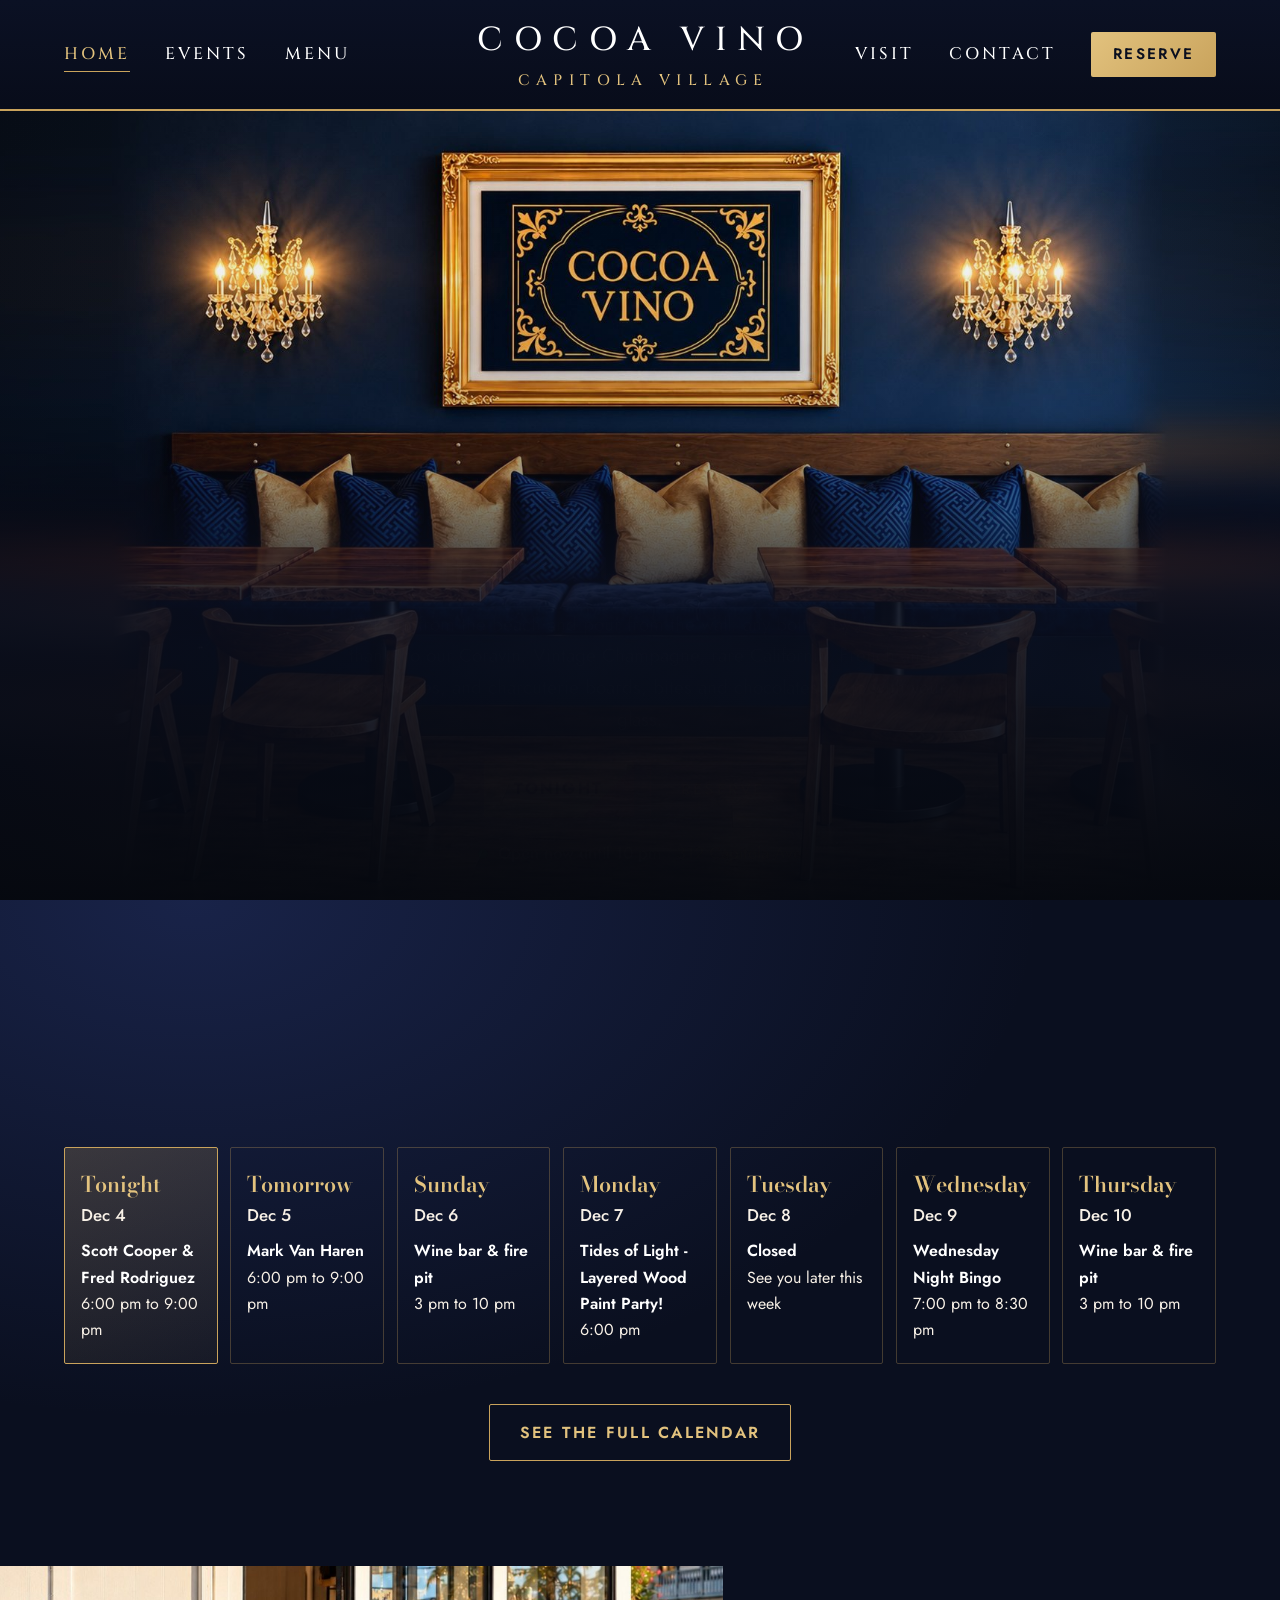
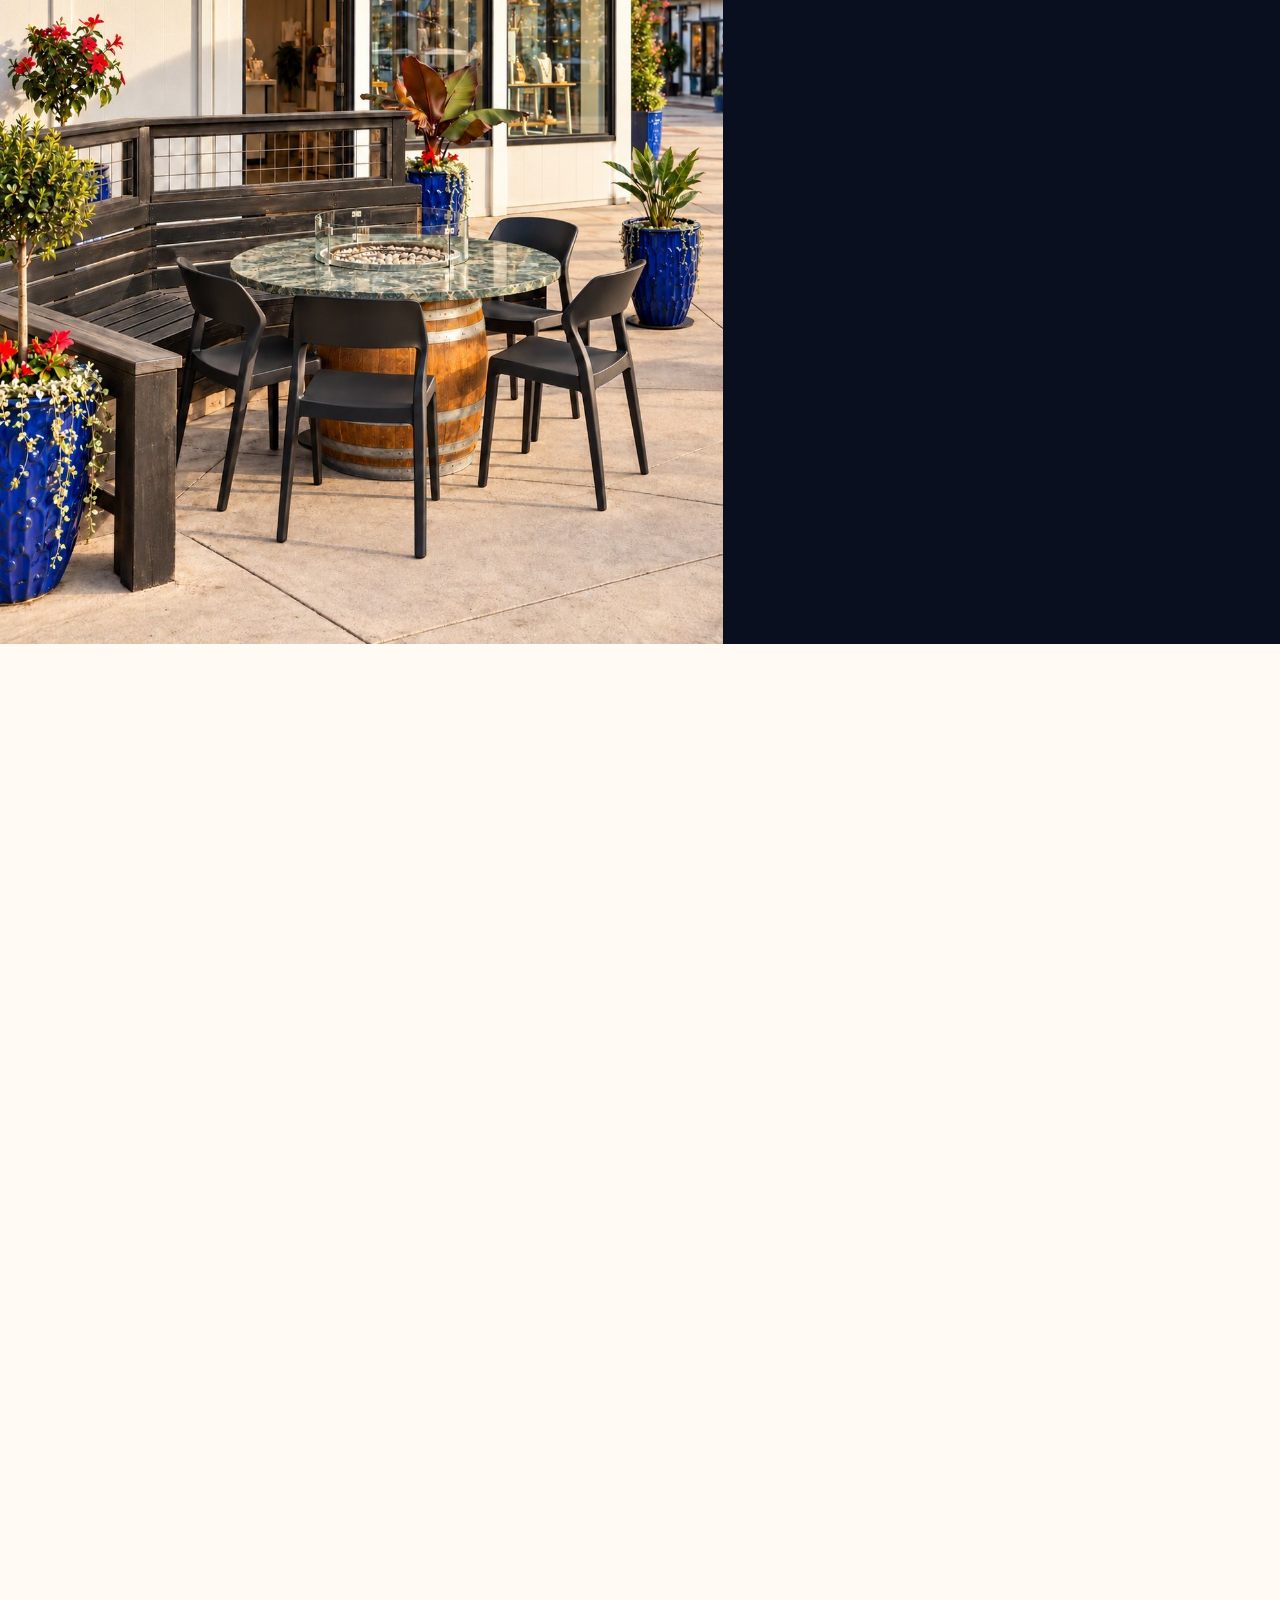
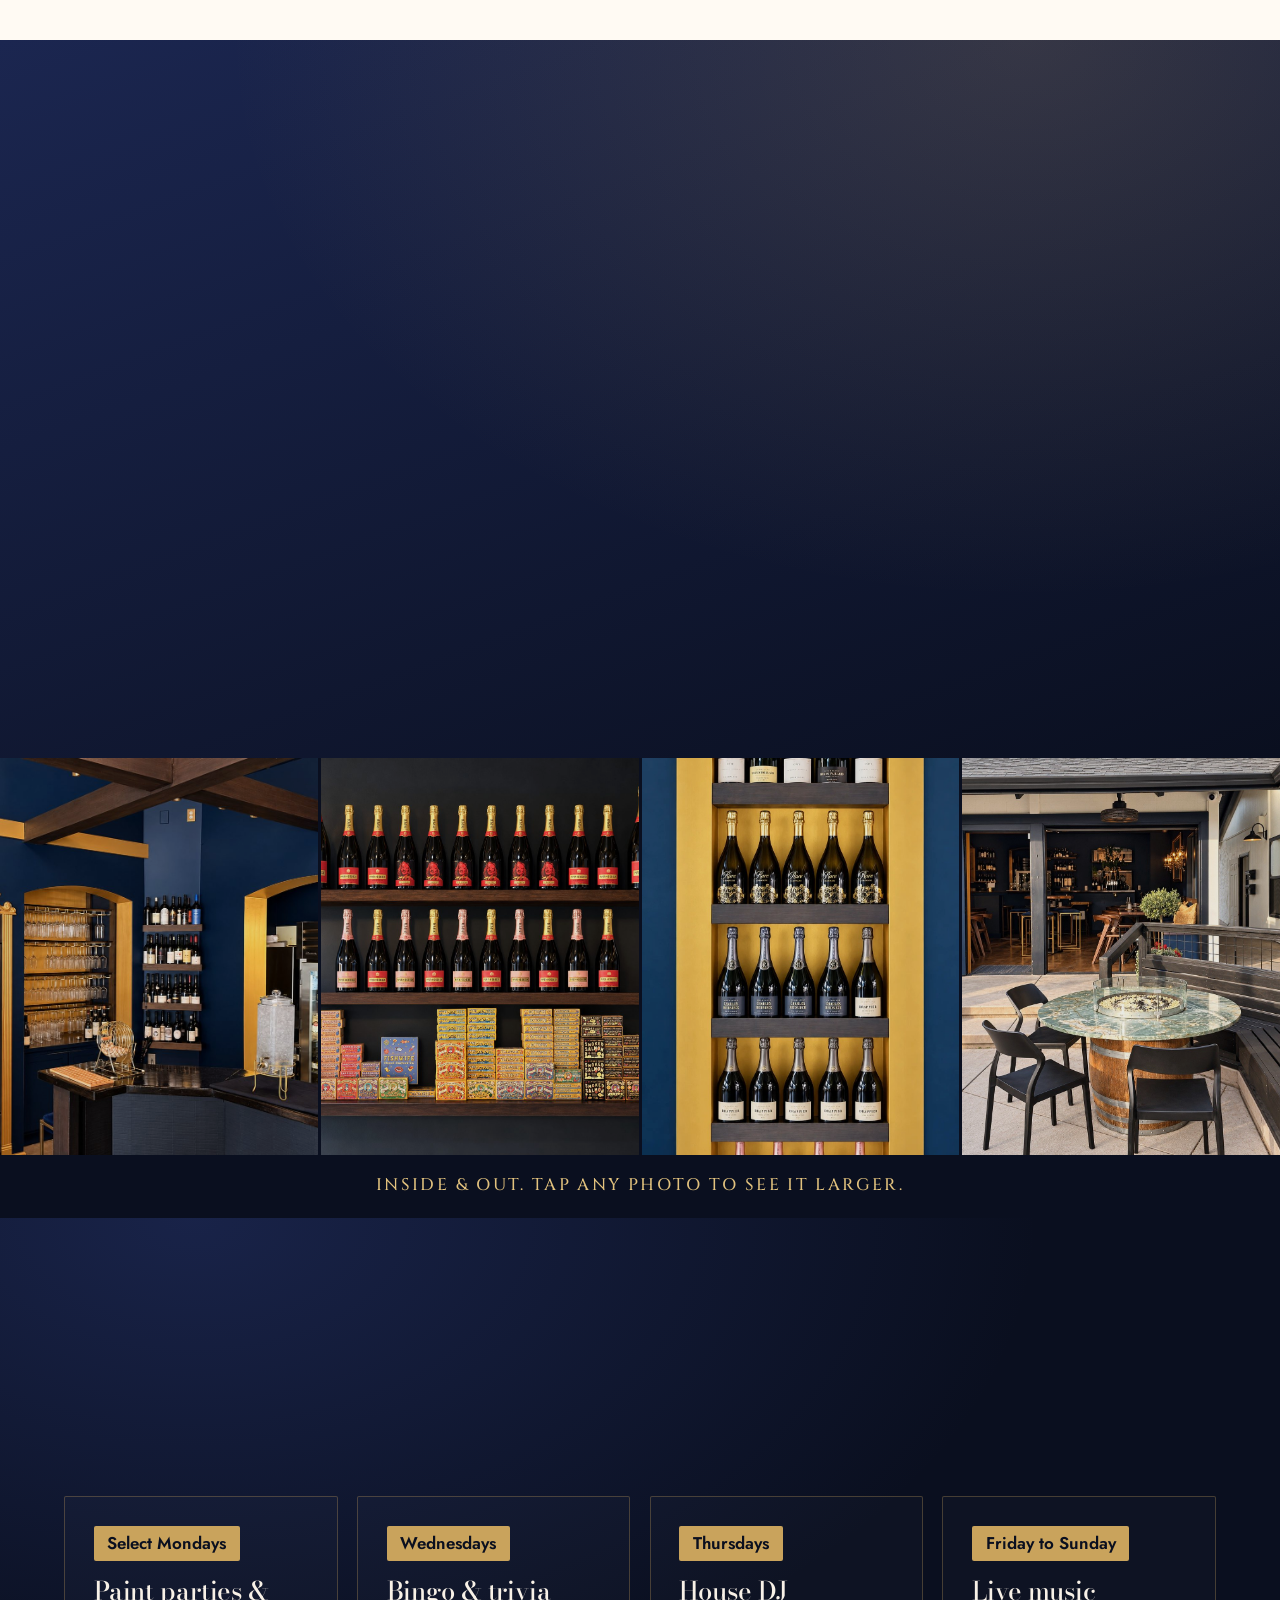
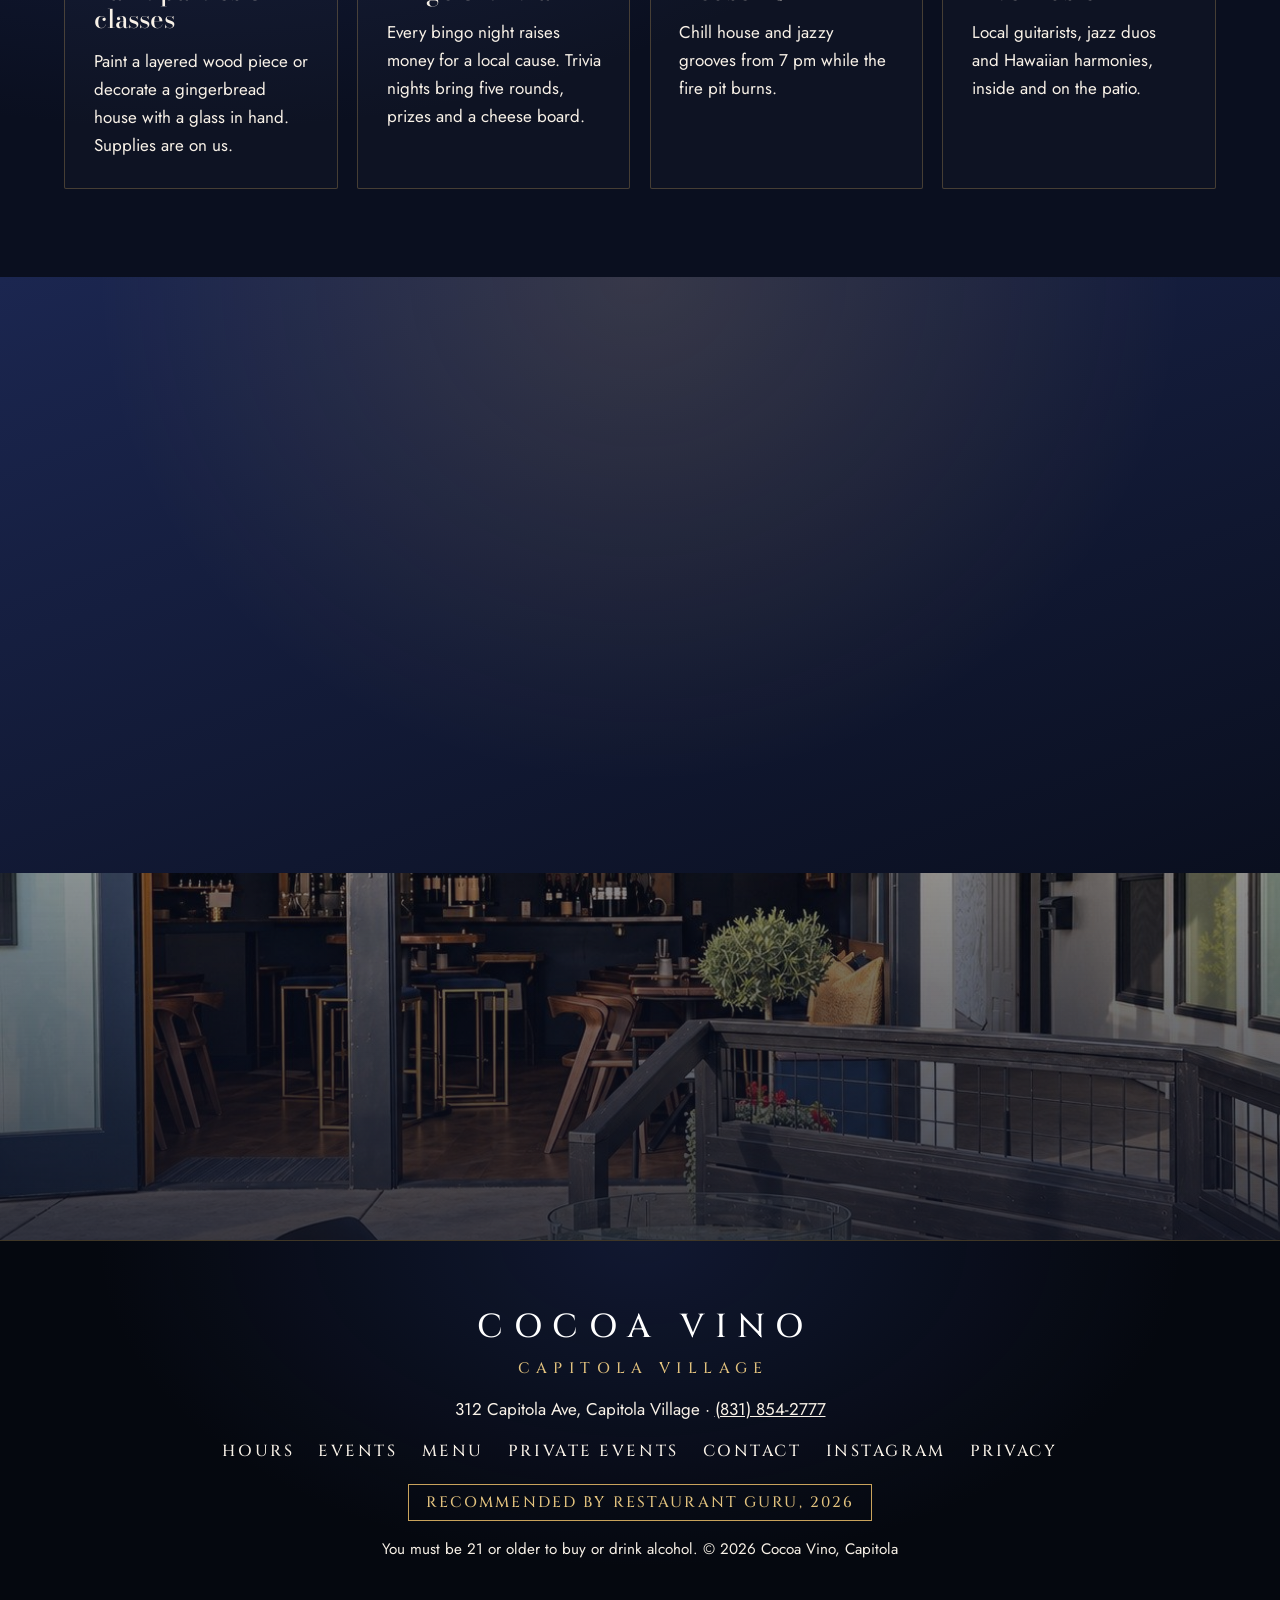
<file: index.html>
<!doctype html>
<html lang="en">
<head>
  <meta charset="utf-8">
  <meta name="viewport" content="width=device-width, initial-scale=1">
  <meta http-equiv="Content-Security-Policy" content="default-src 'self'; script-src 'self'; style-src 'self'; font-src 'self'; img-src 'self' data:; frame-src https://www.google.com; connect-src 'self' https:; form-action 'self' https:; base-uri 'self'; object-src 'none'">
  <!-- PREVIEW: keep out of search engines until launch on cocoavinocapitola.com (see README) -->
  <meta name="robots" content="noindex, nofollow, noarchive">
  <meta name="referrer" content="strict-origin-when-cross-origin">
  <meta name="theme-color" content="#0a0f1f">
  <title>Cocoa Vino | Wine Bar, Fire Pit Patio & Live Music in Capitola Village</title>
  <meta name="description" content="Wine bar and wine shop where any bottle on the wall can be poured by the glass. Wine bar in the afternoon, fire pit at sunset, music at seven. Open Wednesday to Sunday: live music Friday to Sunday, DJ Thursdays, bingo and trivia Wednesdays. 312 Capitola Ave.">
  <meta property="og:title" content="Cocoa Vino | Wine Bar, Fire Pit Patio & Live Music in Capitola Village">
  <meta property="og:description" content="Wine bar in the afternoon, fire pit at sunset, music at seven. Open Wednesday to Sunday: live music Friday to Sunday, DJ Thursdays, bingo and trivia Wednesdays. 312 Capitola Ave.">
  <meta property="og:image" content="https://kendahansen.github.io/cocoa-vino/images/share.jpg">
  <meta property="og:image:width" content="1200">
  <meta property="og:image:height" content="630">
  <meta property="og:image:alt" content="The gilded Cocoa Vino sign above a navy velvet banquette with blue and gold pillows">
  <meta name="twitter:image" content="https://kendahansen.github.io/cocoa-vino/images/share.jpg">
  <meta property="og:type" content="website">
  <meta name="twitter:card" content="summary_large_image">
  <link rel="icon" href="images/monogram.svg" type="image/svg+xml">
  <link rel="preload" href="fonts/BodoniModa.woff2" as="font" type="font/woff2" crossorigin>
  <link rel="stylesheet" href="fonts/fonts.css">
  <link rel="stylesheet" href="styles.css?v=20261031a">
</head>
<body data-page="home">
<a class="skip-link" href="#main">Skip to content</a>

<header class="nav" id="top">
  <nav class="nav-group nav-left" aria-label="Main">
    <a href="index.html" aria-current="page">Home</a>
    <a href="events.html">Events</a>
    <a href="menu.html">Menu</a>
  </nav>
  <a class="brand" href="index.html" aria-label="Cocoa Vino, home">
    <span class="brand-name">Cocoa Vino</span>
    <span class="brand-sub">Capitola Village</span>
  </a>
  <nav class="nav-group nav-right" aria-label="Visit and reserve">
    <a href="visit.html">Visit</a>
    <a href="contact.html">Contact</a>
    <a class="btn btn-small nav-reserve" data-reserve href="visit.html#reserve">Reserve</a>
  </nav>
  <button class="nav-toggle" aria-label="Open menu" aria-expanded="false"><span></span><span></span><span></span></button>
</header>

<main id="main">
<section class="hero">
  <div class="hero-inner reveal">
    <h1>Wine bar in the afternoon. Fire pit at sunset. Music at seven.</h1>
    <p class="lede">Walk up from the beach and pour from the wall: any bottle, by the glass, thanks to our Coravin. Vintage Champagne, rare California, French and Tuscan wines, and charcuterie boards, bites and chocolates to go with your glass.</p>
    <div class="hero-cta">
      <a class="btn" href="#this-week">Tonight</a>
      <a class="btn btn-ghost" data-reserve href="visit.html#reserve">Reserve</a>
    </div>
    <p class="hero-info"><span id="open-status" aria-live="polite"></span> · <a href="visit.html#hours">312 Capitola Ave</a></p>
  </div>
</section>

<section id="this-week" class="section section-dark week-section">
  <div class="section-head reveal">
    <h2>This week</h2>
    <p>Here's what's on over the next seven days.</p>
  </div>
  <div class="week" id="week"></div>
  <p class="center"><a class="btn btn-ghost" href="events.html">See the full calendar</a></p>
</section>

<section id="patio" class="patio">
  <img class="patio-img" src="images/patio-golden.jpg" alt="The wine-barrel fire table on the patio at golden hour, with cobalt planters and red flowers" loading="lazy">
  <div class="patio-text reveal">
    <h2>The Patio</h2>
    <p>Grab a seat at the fire pit when the sun starts to drop. The beach is just down the street, and the doors open right into the bar.</p>
    <a class="btn" href="private-events.html">Book the patio for a party</a>
  </div>
</section>

<section id="wine" class="section">
  <div class="wine-top reveal">
    <div class="wine-head">
      <h2>Wine, Charcuterie Boards, Bites & Chocolates</h2>
      <p class="wine-intro">Rare bottles poured by the glass, charcuterie boards for the table and chocolates to finish. Stay for a glass or take a bottle home.</p>
      <a class="btn btn-ghost-dark" href="menu.html">See the menu</a>
    </div>
    <div class="about-photo"><img src="images/rare.jpg" alt="Five bottles of Rare Champagne on a gold-lit shelf" loading="lazy"></div>
  </div>
  <ul class="wine-grid reveal" id="wine-lines"></ul>
</section>

<section id="coravin" class="coravin">
  <div class="coravin-inner reveal">
    <div class="about-photo"><img src="images/winewall.jpg" alt="The golden-lit wine wall, where any bottle can be poured by the glass" loading="lazy"></div>
    <div>
      <p class="coravin-kicker">The Coravin pour</p>
      <h2>Any bottle on the wall, by the glass</h2>
      <p>Most bars pour a short list by the glass and sell everything else by the bottle. We pour the whole wall. Our Coravin draws wine through the cork without opening the bottle, so you can try that Kosta Browne, Caymus or Rare Champagne one glass at a time.</p>
      <p>Love it? Take the bottle home from our wine shop.</p>
      <a class="btn" href="menu.html#glass">See what's pouring</a>
    </div>
  </div>
</section>

<section class="space" id="space" aria-label="Inside and out">
  <div class="space-grid">
    <button type="button" data-full="images/bar.jpg"><img src="images/bar.jpg" alt="The bar with gold arches, glassware and a gilded wine fridge" loading="lazy"></button>
    <button type="button" data-full="images/champagne-pantry.jpg"><img src="images/champagne-pantry.jpg" alt="Shelves of Piper-Heidsieck Champagne above tins of sardines, octopus and smoked salmon" loading="lazy"></button>
    <button type="button" data-full="images/champagne-wall.jpg"><img src="images/champagne-wall.jpg" alt="A gold-lit Champagne wall of Rare, Bruno Paillard, Charles Heidsieck, Drappier and Deutz Rosé" loading="lazy"></button>
    <button type="button" data-full="images/patio.jpg"><img src="images/patio.jpg" alt="The patio fire table with the doors open to the bar" loading="lazy"></button>
  </div>
  <p class="space-caption">Inside & out. Tap any photo to see it larger.</p>
</section>

<dialog class="lightbox" id="lightbox" aria-label="Photo">
  <button type="button" class="lightbox-close" aria-label="Close photo">×</button>
  <img alt="">
</dialog>

<section id="every-week" class="section section-dark">
  <div class="section-head reveal">
    <h2>Every week</h2>
    <p>Learn the rhythm and you'll always know where to be. Want to play or teach here? <a href="contact.html?topic=perform">Get in touch</a>.</p>
  </div>
  <div class="rhythm" id="rhythm"></div>
</section>

<section id="newsletter" class="section section-cocoa">
  <div class="newsletter reveal">
    <h2>Get the week's lineup before the village does.</h2>
    <p>One short email: who's playing, which cause bingo is raising money for, and the Champagne we just opened.</p>
    <form id="signup" class="signup" novalidate>
      <label class="sr-only" for="email">Email address</label>
      <input id="email" name="email" type="email" placeholder="you@example.com" required autocomplete="email" maxlength="254" inputmode="email">
      <input class="hp" type="text" name="company" tabindex="-1" autocomplete="off" aria-hidden="true">
      <button class="btn" type="submit">Send me the lineup</button>
    </form>
    <p class="form-msg" id="form-msg" role="status"></p>
    <p class="privacy-note">We only use your email for this newsletter. We never sell or share it, and you can unsubscribe any time. <a href="privacy.html">Privacy</a></p>
  </div>
</section>
<section id="private-events" class="private-band">
  <div class="private-band-inner reveal">
    <h2>Private events</h2>
    <p>Birthdays, rehearsal dinners, team nights or the whole bar. Book the patio or buy out the room.</p>
    <a class="btn" href="private-events.html">Plan your event</a>
  </div>
</section>

</main>

<nav class="action-bar" aria-label="Quick actions">
  <a href="index.html#this-week">Tonight</a>
  <a href="visit.html#hours">Hours</a>
  <a data-reserve href="visit.html#reserve">Reserve</a>
  <a data-phone class="primary" hidden>Call</a>
</nav>

<footer class="footer">
  <a class="brand brand-foot" href="index.html"><span class="brand-name">Cocoa Vino</span><span class="brand-sub">Capitola Village</span></a>
  <p>312 Capitola Ave, Capitola Village · <a data-phone data-phone-text hidden></a></p>
  <nav aria-label="Footer">
    <a href="visit.html#hours">Hours</a>
    <a href="events.html">Events</a>
    <a href="menu.html">Menu</a>
    <a href="private-events.html">Private Events</a>
    <a href="contact.html">Contact</a>
    <a data-social="instagram" target="_blank" rel="noopener" hidden>Instagram</a>
    <a data-social="facebook" target="_blank" rel="noopener" hidden>Facebook</a>
    <a href="privacy.html">Privacy</a>
  </nav>
  <p class="award">Recommended by Restaurant Guru, 2026</p>
  <p class="fine">You must be 21 or older to buy or drink alcohol. © <span id="year"></span> Cocoa Vino, Capitola</p>
</footer>

<script src="content.js?v=20261031a"></script>
<script src="main.js?v=20261031a"></script>
</body>
</html>
</file>
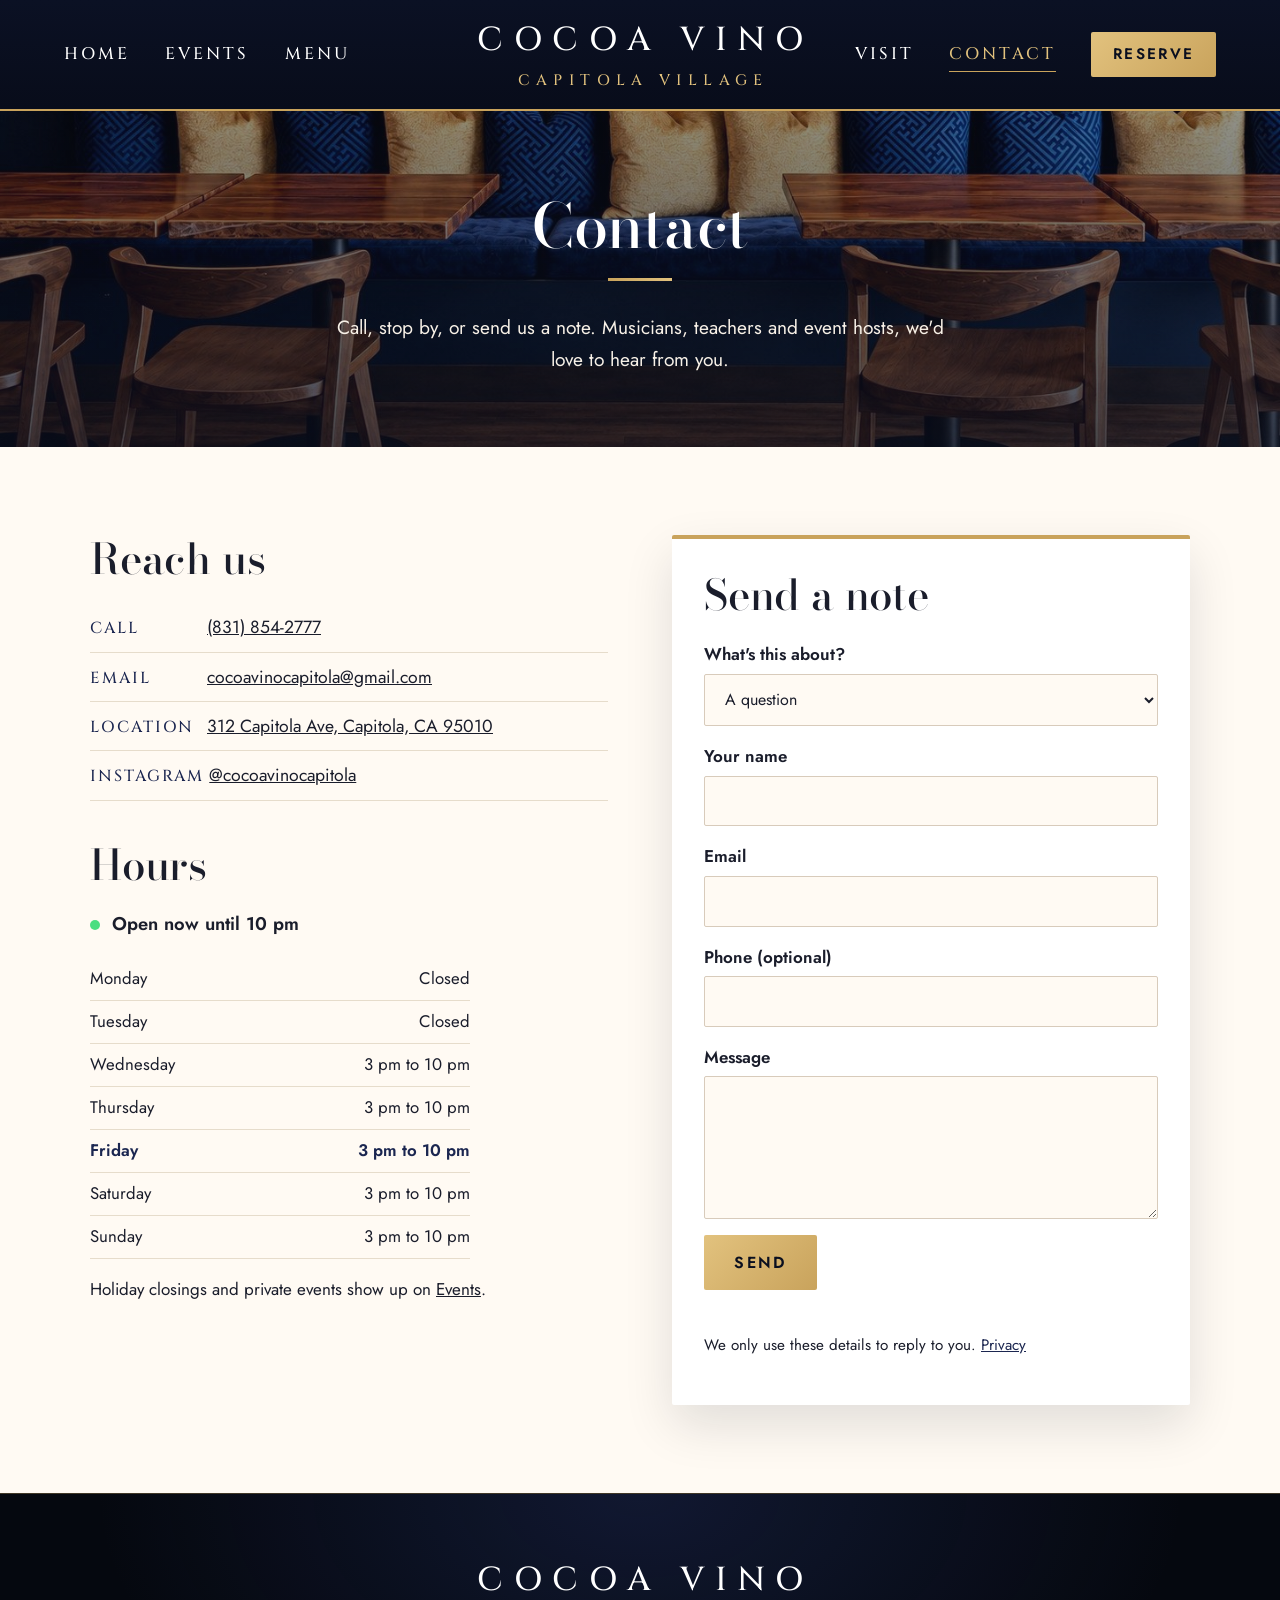
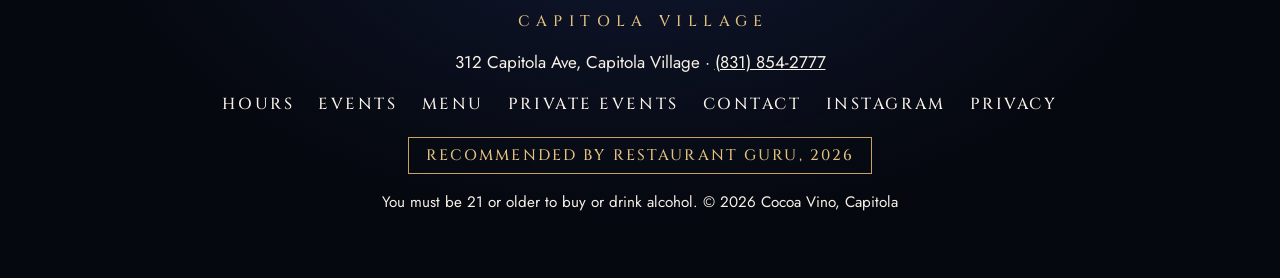
<file: contact.html>
<!doctype html>
<html lang="en">
<head>
  <meta charset="utf-8">
  <meta name="viewport" content="width=device-width, initial-scale=1">
  <meta http-equiv="Content-Security-Policy" content="default-src 'self'; script-src 'self'; style-src 'self'; font-src 'self'; img-src 'self' data:; frame-src https://www.google.com; connect-src 'self' https:; form-action 'self' https:; base-uri 'self'; object-src 'none'">
  <!-- PREVIEW: keep out of search engines until launch on cocoavinocapitola.com (see README) -->
  <meta name="robots" content="noindex, nofollow, noarchive">
  <meta name="referrer" content="strict-origin-when-cross-origin">
  <meta name="theme-color" content="#0a0f1f">
  <title>Contact | Cocoa Vino, Capitola Village</title>
  <meta name="description" content="Call Cocoa Vino at (831) 854-2777, visit 312 Capitola Ave in Capitola Village, see our hours, or send a note. Musicians, teachers and event hosts welcome.">
  <meta property="og:title" content="Contact | Cocoa Vino, Capitola Village">
  <meta property="og:description" content="Call, visit or send a note. Musicians, teachers and event hosts welcome.">
  <meta property="og:image" content="https://kendahansen.github.io/cocoa-vino/images/share.jpg">
  <meta property="og:image:width" content="1200">
  <meta property="og:image:height" content="630">
  <meta property="og:image:alt" content="The gilded Cocoa Vino sign above a navy velvet banquette with blue and gold pillows">
  <meta name="twitter:image" content="https://kendahansen.github.io/cocoa-vino/images/share.jpg">
  <meta property="og:type" content="website">
  <meta name="twitter:card" content="summary_large_image">
  <link rel="icon" href="images/monogram.svg" type="image/svg+xml">
  <link rel="preload" href="fonts/BodoniModa.woff2" as="font" type="font/woff2" crossorigin>
  <link rel="stylesheet" href="fonts/fonts.css">
  <link rel="stylesheet" href="styles.css?v=20261031a">
</head>
<body data-page="contact">
<a class="skip-link" href="#main">Skip to content</a>

<header class="nav nav-solid" id="top">
  <nav class="nav-group nav-left" aria-label="Main">
    <a href="index.html">Home</a>
    <a href="events.html">Events</a>
    <a href="menu.html">Menu</a>
  </nav>
  <a class="brand" href="index.html" aria-label="Cocoa Vino, home">
    <span class="brand-name">Cocoa Vino</span>
    <span class="brand-sub">Capitola Village</span>
  </a>
  <nav class="nav-group nav-right" aria-label="Visit and reserve">
    <a href="visit.html">Visit</a>
    <a href="contact.html" aria-current="page">Contact</a>
    <a class="btn btn-small nav-reserve" data-reserve href="visit.html#reserve">Reserve</a>
  </nav>
  <button class="nav-toggle" aria-label="Open menu" aria-expanded="false"><span></span><span></span><span></span></button>
</header>

<main id="main">
<section class="page-head page-head-sign">
  <h1>Contact</h1>
  <p>Call, stop by, or send us a note. Musicians, teachers and event hosts, we'd love to hear from you.</p>
</section>

<section class="section">
  <div class="split split-top">
    <div>
      <h2>Reach us</h2>
      <ul class="contact-list">
        <li><span class="contact-label">Call</span> <a data-phone data-phone-text hidden></a></li>
        <li data-email-row hidden><span class="contact-label">Email</span> <a data-email></a></li>
        <li><span class="contact-label">Location</span> <a href="https://maps.google.com/?q=312+Capitola+Ave,+Capitola,+CA" target="_blank" rel="noopener">312 Capitola Ave, Capitola, CA 95010</a></li>
        <li data-insta-row hidden><span class="contact-label">Instagram</span> <a data-social="instagram" data-handle target="_blank" rel="noopener" hidden></a></li>
      </ul>

      <h2>Hours</h2>
      <p class="status-line" id="open-status" aria-live="polite"></p>
      <table class="hours" id="hours-table"></table>
      <p>Holiday closings and private events show up on <a href="events.html">Events</a>.</p>
    </div>

    <form class="event-form" id="contact-form" novalidate>
      <h2>Send a note</h2>
      <label>What's this about?
        <select name="topic" id="contact-topic">
          <option value="question">A question</option>
          <option value="perform">Perform at Cocoa Vino (band or musician)</option>
          <option value="host">Teach a class or host an event</option>
          <option value="private">Private event or buyout</option>
          <option value="other">Something else</option>
        </select>
      </label>
      <label>Your name<input name="name" required autocomplete="name" maxlength="100"></label>
      <label>Email<input name="email" type="email" required autocomplete="email" maxlength="254"></label>
      <label>Phone (optional)<input name="phone" type="tel" autocomplete="tel" maxlength="30"></label>
      <label data-topic-show="perform host" hidden>Link to your music, work or website<input name="link" type="url" maxlength="300" placeholder="https://"></label>
      <label data-topic-show="perform host" hidden>What do you play or teach?<input name="act" maxlength="150" placeholder="e.g. acoustic jazz duo, watercolor class"></label>
      <label>Message<textarea name="message" rows="5" required maxlength="2000"></textarea></label>
      <input class="hp" type="text" name="company" tabindex="-1" autocomplete="off" aria-hidden="true">
      <button class="btn" type="submit">Send</button>
      <p class="form-msg" id="contact-msg" role="status"></p>
      <p class="privacy-note">We only use these details to reply to you. <a href="privacy.html">Privacy</a></p>
    </form>
  </div>
</section>
</main>

<nav class="action-bar" aria-label="Quick actions">
  <a href="index.html#this-week">Tonight</a>
  <a href="visit.html#hours">Hours</a>
  <a data-reserve href="visit.html#reserve">Reserve</a>
  <a data-phone class="primary" hidden>Call</a>
</nav>

<footer class="footer">
  <a class="brand brand-foot" href="index.html"><span class="brand-name">Cocoa Vino</span><span class="brand-sub">Capitola Village</span></a>
  <p>312 Capitola Ave, Capitola Village · <a data-phone data-phone-text hidden></a></p>
  <nav aria-label="Footer">
    <a href="visit.html#hours">Hours</a>
    <a href="events.html">Events</a>
    <a href="menu.html">Menu</a>
    <a href="private-events.html">Private Events</a>
    <a href="contact.html">Contact</a>
    <a data-social="instagram" target="_blank" rel="noopener" hidden>Instagram</a>
    <a data-social="facebook" target="_blank" rel="noopener" hidden>Facebook</a>
    <a href="privacy.html">Privacy</a>
  </nav>
  <p class="award">Recommended by Restaurant Guru, 2026</p>
  <p class="fine">You must be 21 or older to buy or drink alcohol. © <span id="year"></span> Cocoa Vino, Capitola</p>
</footer>

<script src="content.js?v=20261031a"></script>
<script src="main.js?v=20261031a"></script>
</body>
</html>
</file>
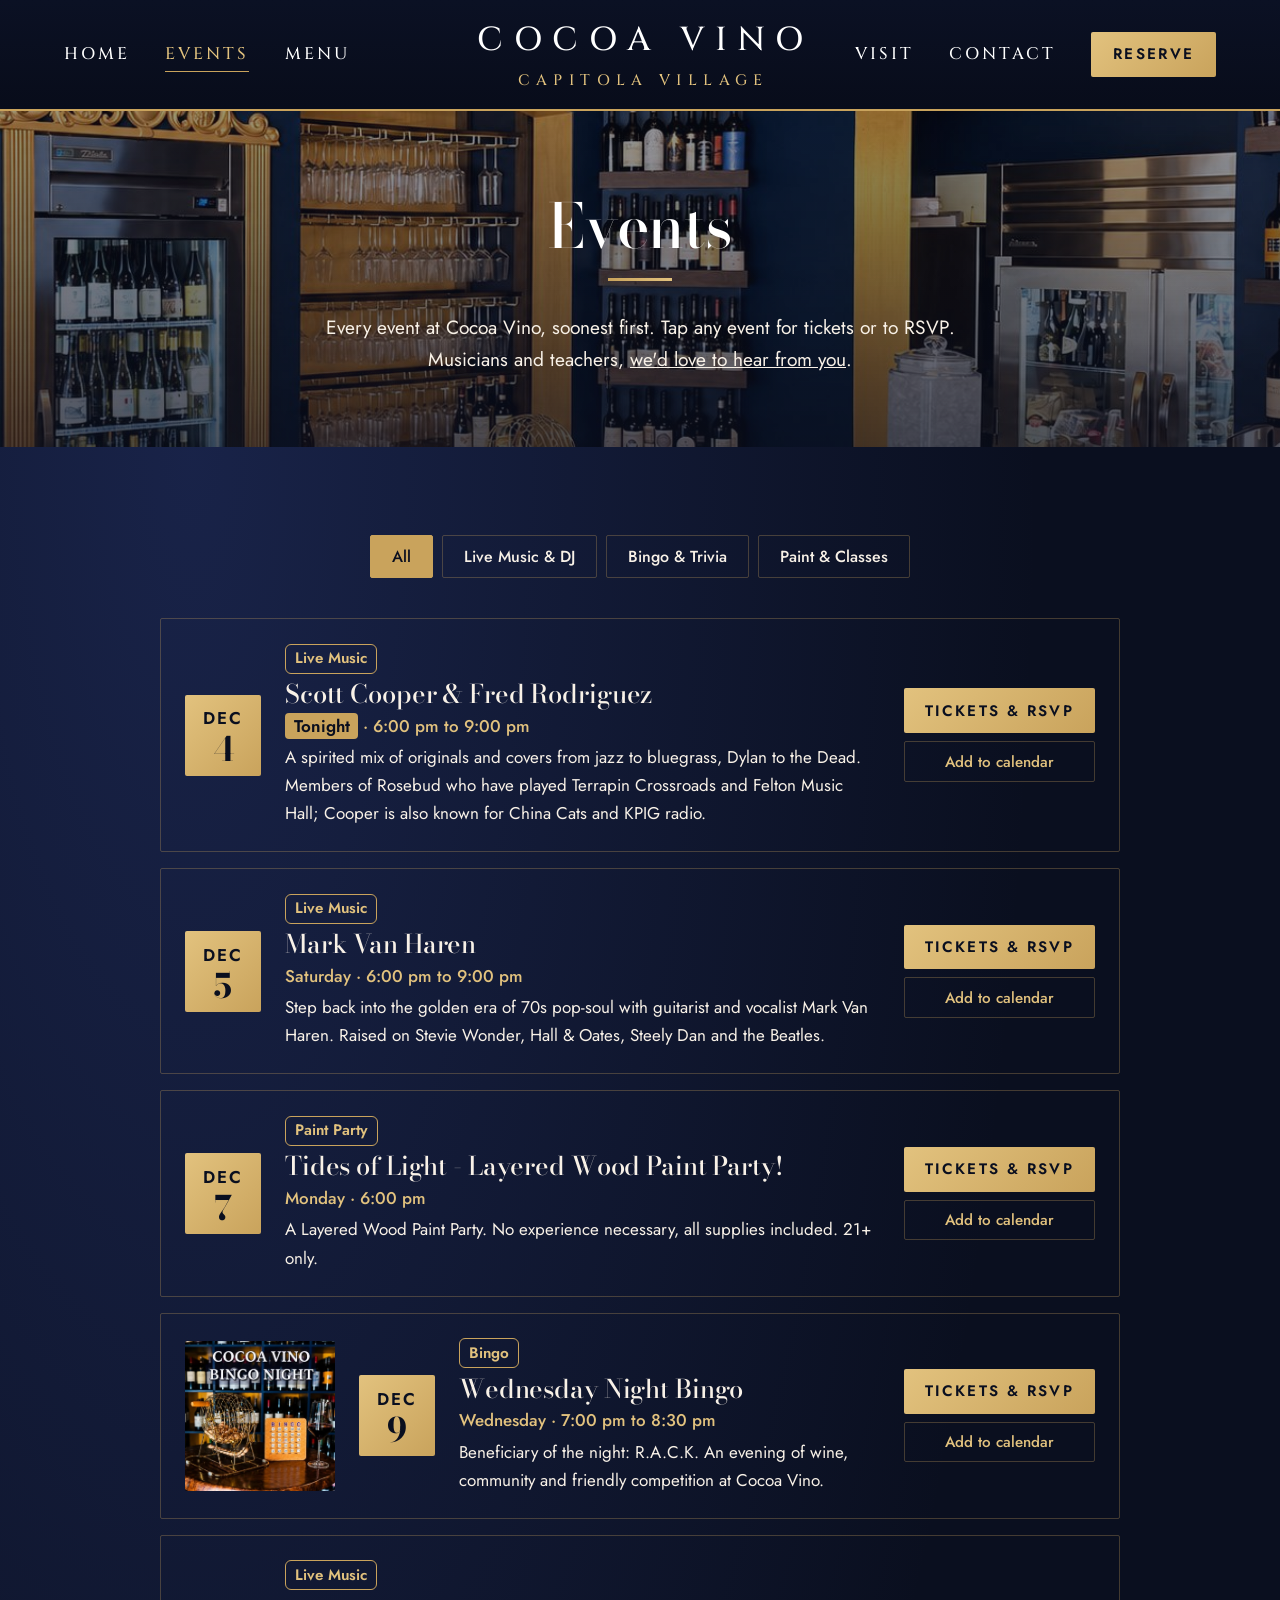
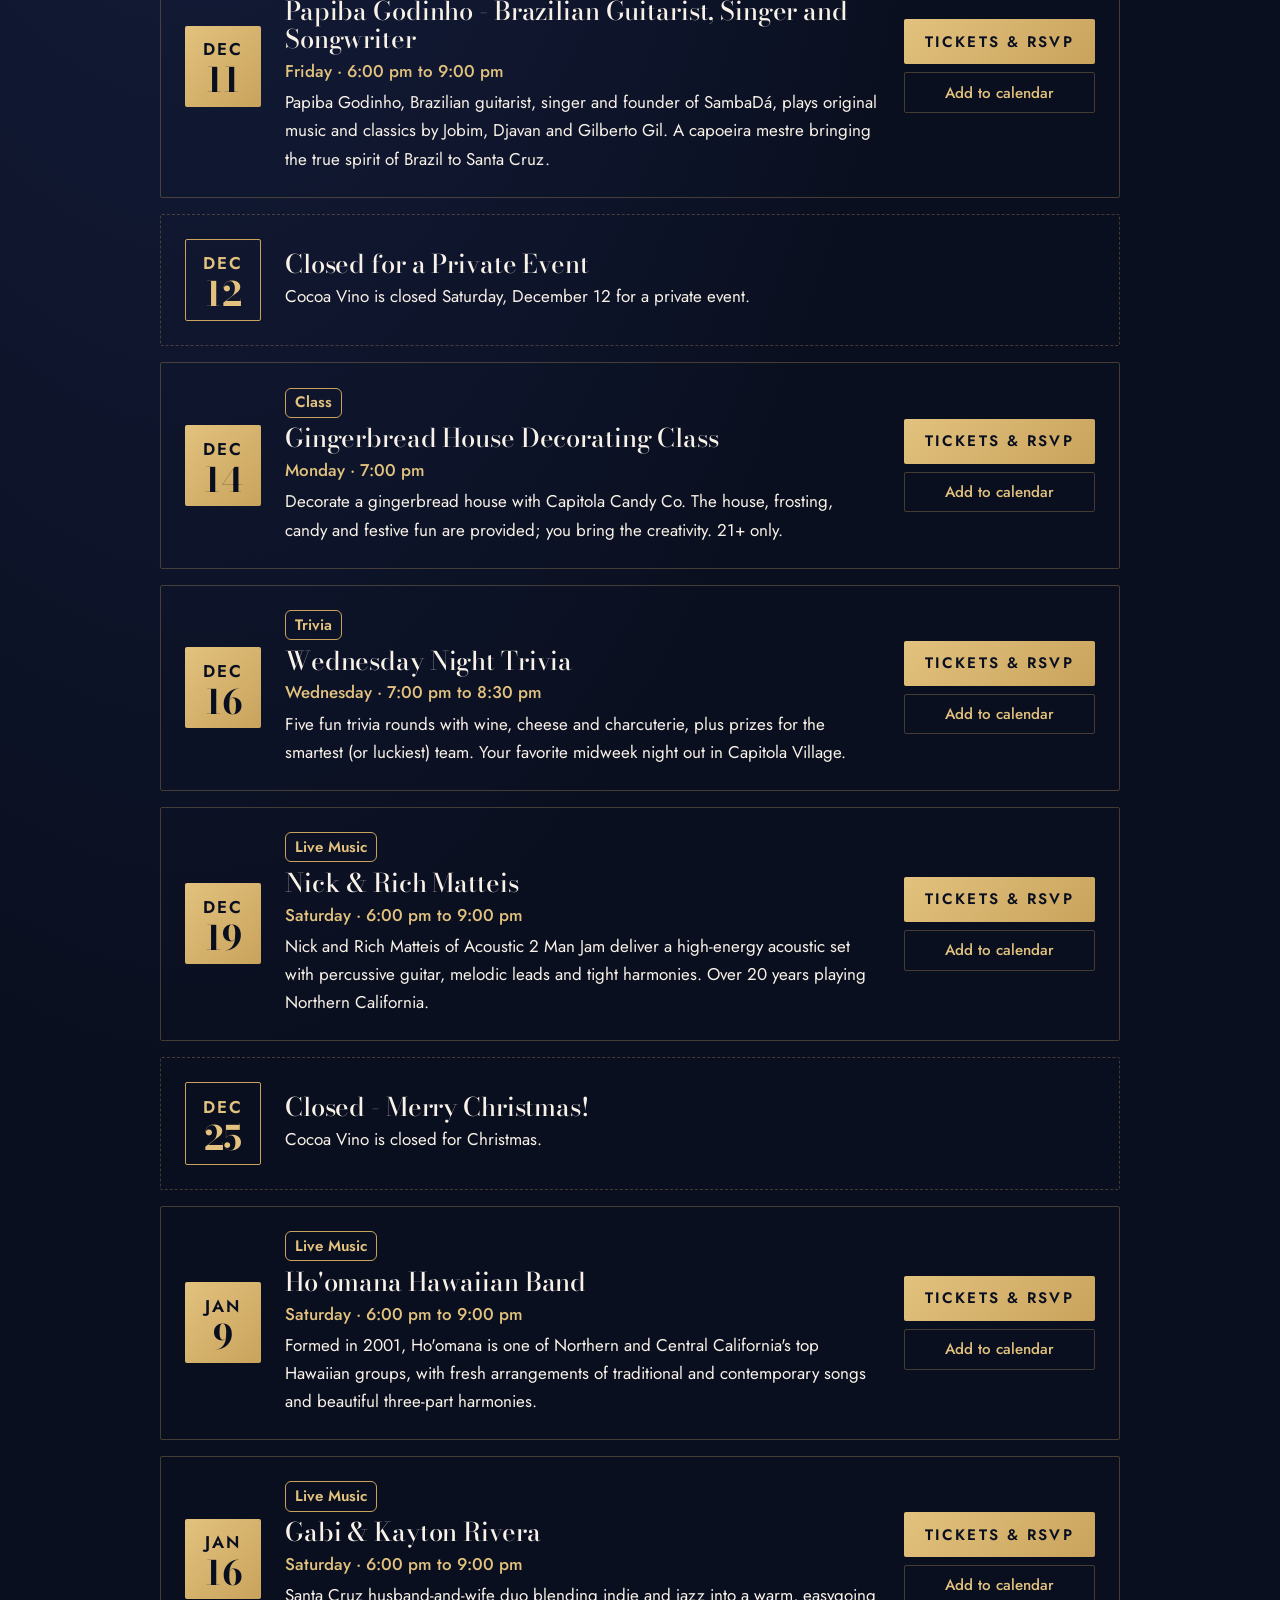
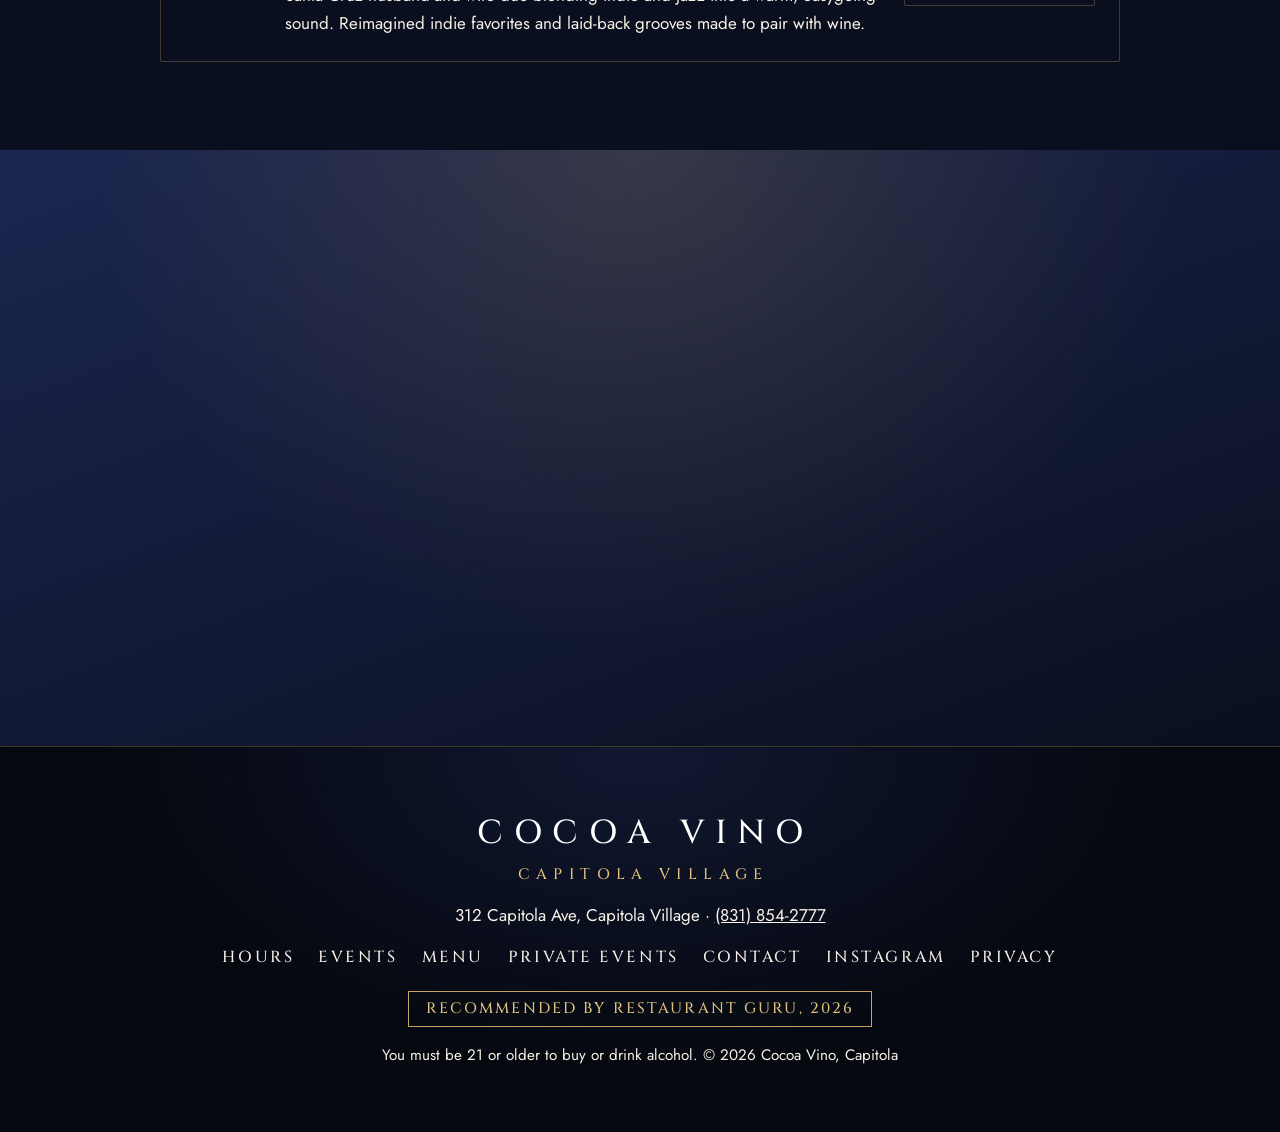
<file: events.html>
<!doctype html>
<html lang="en">
<head>
  <meta charset="utf-8">
  <meta name="viewport" content="width=device-width, initial-scale=1">
  <meta http-equiv="Content-Security-Policy" content="default-src 'self'; script-src 'self'; style-src 'self'; font-src 'self'; img-src 'self' data:; frame-src https://www.google.com; connect-src 'self' https:; form-action 'self' https:; base-uri 'self'; object-src 'none'">
  <!-- PREVIEW: keep out of search engines until launch on cocoavinocapitola.com (see README) -->
  <meta name="robots" content="noindex, nofollow, noarchive">
  <meta name="referrer" content="strict-origin-when-cross-origin">
  <meta name="theme-color" content="#0a0f1f">
  <title>Events | Cocoa Vino, Capitola Village</title>
  <meta name="description" content="Live music Friday to Sunday, DJ Thursdays, charity bingo and trivia Wednesdays, paint parties and classes Mondays at Cocoa Vino in Capitola Village.">
  <meta property="og:title" content="Events | Cocoa Vino, Capitola Village">
  <meta property="og:description" content="Live music Friday to Sunday, DJ Thursdays, charity bingo and trivia Wednesdays, paint parties and classes Mondays at Cocoa Vino in Capitola Village.">
  <meta property="og:image" content="https://kendahansen.github.io/cocoa-vino/images/share.jpg">
  <meta property="og:image:width" content="1200">
  <meta property="og:image:height" content="630">
  <meta property="og:image:alt" content="The gilded Cocoa Vino sign above a navy velvet banquette with blue and gold pillows">
  <meta name="twitter:image" content="https://kendahansen.github.io/cocoa-vino/images/share.jpg">
  <meta property="og:type" content="website">
  <meta name="twitter:card" content="summary_large_image">
  <link rel="icon" href="images/monogram.svg" type="image/svg+xml">
  <link rel="preload" href="fonts/BodoniModa.woff2" as="font" type="font/woff2" crossorigin>
  <link rel="stylesheet" href="fonts/fonts.css">
  <link rel="stylesheet" href="styles.css?v=20261031a">
</head>
<body data-page="events">
<a class="skip-link" href="#main">Skip to content</a>

<header class="nav nav-solid" id="top">
  <nav class="nav-group nav-left" aria-label="Main">
    <a href="index.html">Home</a>
    <a href="events.html" aria-current="page">Events</a>
    <a href="menu.html">Menu</a>
  </nav>
  <a class="brand" href="index.html" aria-label="Cocoa Vino, home">
    <span class="brand-name">Cocoa Vino</span>
    <span class="brand-sub">Capitola Village</span>
  </a>
  <nav class="nav-group nav-right" aria-label="Visit and reserve">
    <a href="visit.html">Visit</a>
    <a href="contact.html">Contact</a>
    <a class="btn btn-small nav-reserve" data-reserve href="visit.html#reserve">Reserve</a>
  </nav>
  <button class="nav-toggle" aria-label="Open menu" aria-expanded="false"><span></span><span></span><span></span></button>
</header>

<main id="main">
<section class="page-head page-head-bar">
  <h1>Events</h1>
  <p>Every event at Cocoa Vino, soonest first. Tap any event for tickets or to RSVP. Musicians and teachers, <a href="contact.html?topic=perform">we'd love to hear from you</a>.</p>
</section>

<section id="events" class="section section-dark">
  <div class="filters" id="event-filters">
    <button class="chip active" data-filter="all">All</button>
    <button class="chip" data-filter="music">Live Music & DJ</button>
    <button class="chip" data-filter="games">Bingo & Trivia</button>
    <button class="chip" data-filter="classes">Paint & Classes</button>
  </div>
  <div class="events" id="event-list"></div>
</section>

<section id="newsletter" class="section section-cocoa">
  <div class="newsletter reveal">
    <h2>Get the week's lineup before the village does.</h2>
    <p>One short email: who's playing, which cause bingo is raising money for, and the Champagne we just opened.</p>
    <form id="signup" class="signup" novalidate>
      <label class="sr-only" for="email">Email address</label>
      <input id="email" name="email" type="email" placeholder="you@example.com" required autocomplete="email" maxlength="254" inputmode="email">
      <input class="hp" type="text" name="company" tabindex="-1" autocomplete="off" aria-hidden="true">
      <button class="btn" type="submit">Send me the lineup</button>
    </form>
    <p class="form-msg" id="form-msg" role="status"></p>
    <p class="privacy-note">We only use your email for this newsletter. We never sell or share it, and you can unsubscribe any time. <a href="privacy.html">Privacy</a></p>
  </div>
</section>
</main>

<nav class="action-bar" aria-label="Quick actions">
  <a href="index.html#this-week">Tonight</a>
  <a href="visit.html#hours">Hours</a>
  <a data-reserve href="visit.html#reserve">Reserve</a>
  <a data-phone class="primary" hidden>Call</a>
</nav>

<footer class="footer">
  <a class="brand brand-foot" href="index.html"><span class="brand-name">Cocoa Vino</span><span class="brand-sub">Capitola Village</span></a>
  <p>312 Capitola Ave, Capitola Village · <a data-phone data-phone-text hidden></a></p>
  <nav aria-label="Footer">
    <a href="visit.html#hours">Hours</a>
    <a href="events.html">Events</a>
    <a href="menu.html">Menu</a>
    <a href="private-events.html">Private Events</a>
    <a href="contact.html">Contact</a>
    <a data-social="instagram" target="_blank" rel="noopener" hidden>Instagram</a>
    <a data-social="facebook" target="_blank" rel="noopener" hidden>Facebook</a>
    <a href="privacy.html">Privacy</a>
  </nav>
  <p class="award">Recommended by Restaurant Guru, 2026</p>
  <p class="fine">You must be 21 or older to buy or drink alcohol. © <span id="year"></span> Cocoa Vino, Capitola</p>
</footer>

<script src="content.js?v=20261031a"></script>
<script src="main.js?v=20261031a"></script>
</body>
</html>
</file>
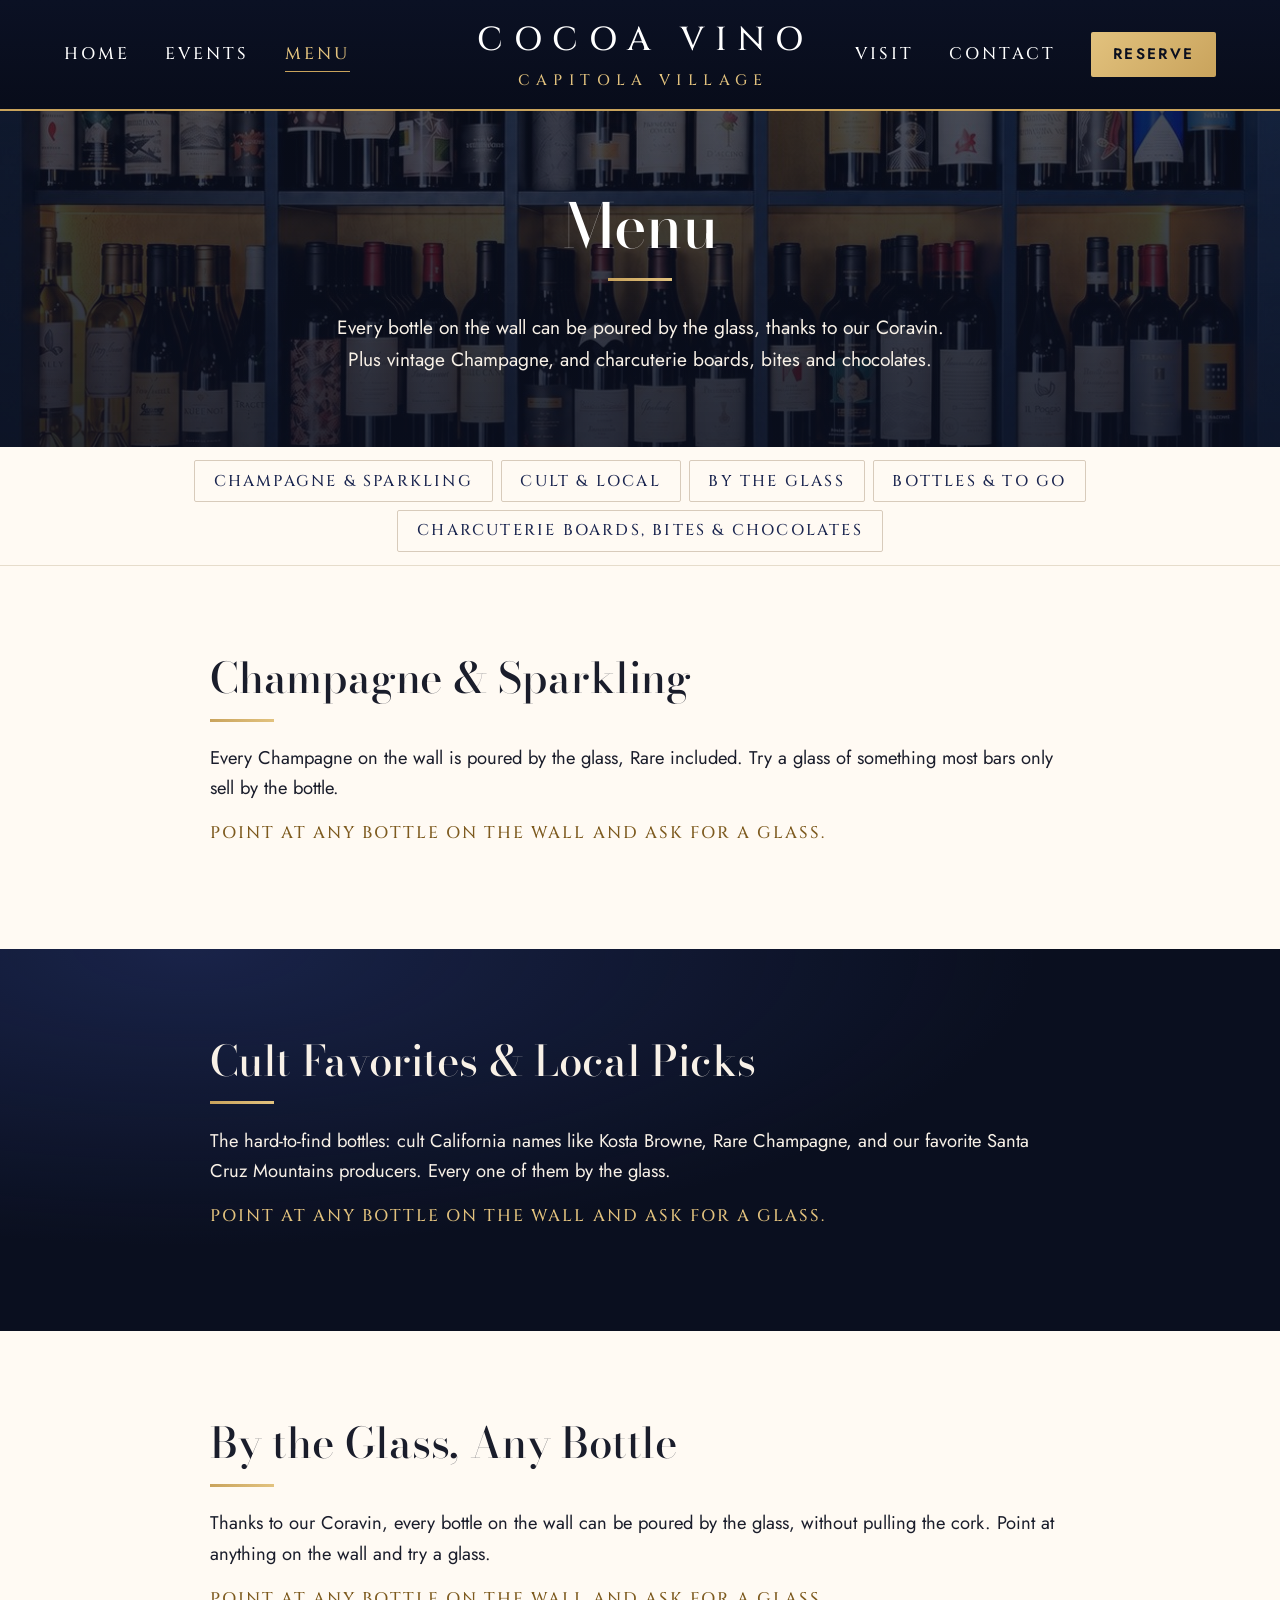
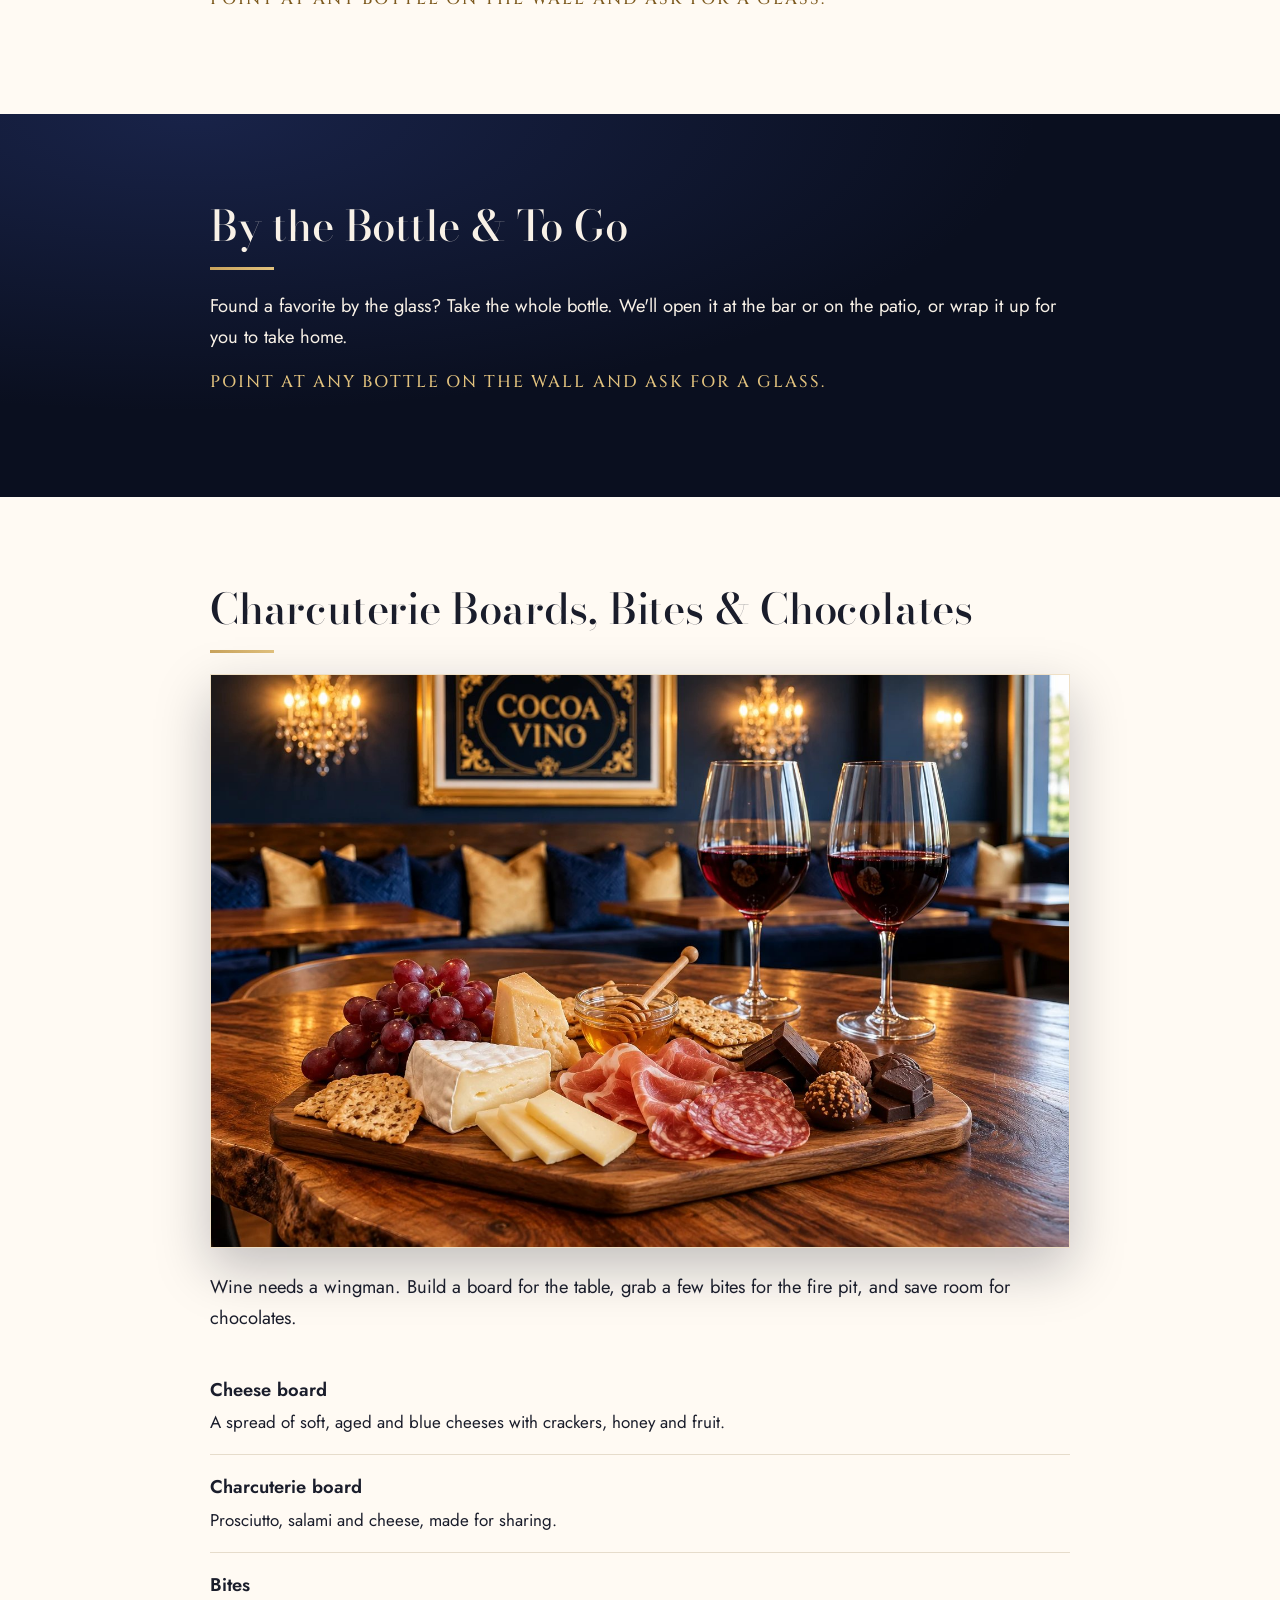
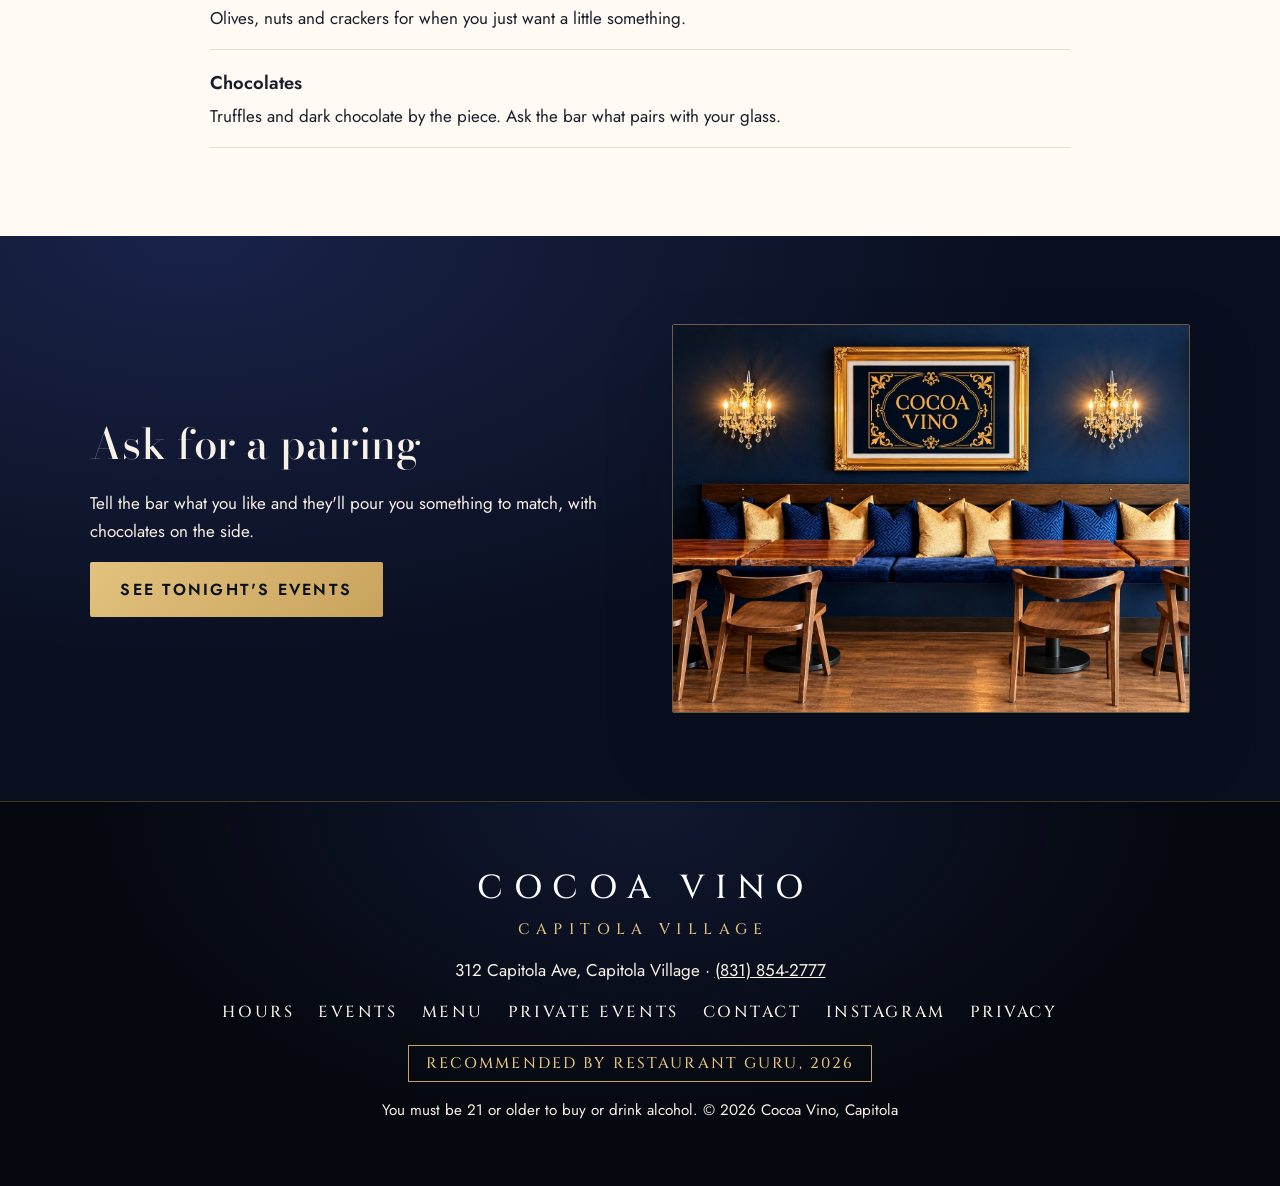
<file: menu.html>
<!doctype html>
<html lang="en">
<head>
  <meta charset="utf-8">
  <meta name="viewport" content="width=device-width, initial-scale=1">
  <meta http-equiv="Content-Security-Policy" content="default-src 'self'; script-src 'self'; style-src 'self'; font-src 'self'; img-src 'self' data:; frame-src https://www.google.com; connect-src 'self' https:; form-action 'self' https:; base-uri 'self'; object-src 'none'">
  <!-- PREVIEW: keep out of search engines until launch on cocoavinocapitola.com (see README) -->
  <meta name="robots" content="noindex, nofollow, noarchive">
  <meta name="referrer" content="strict-origin-when-cross-origin">
  <meta name="theme-color" content="#0a0f1f">
  <title>Menu | Cocoa Vino: Wine by the Glass, Charcuterie Boards, Bites & Chocolates</title>
  <meta name="description" content="Any bottle on the wall poured by the glass with our Coravin, vintage Champagne, and charcuterie boards, bites and chocolates at Cocoa Vino in Capitola Village.">
  <meta property="og:title" content="Menu | Cocoa Vino: Wine by the Glass, Charcuterie Boards, Bites & Chocolates">
  <meta property="og:description" content="Any bottle on the wall poured by the glass with our Coravin, vintage Champagne, and charcuterie boards, bites and chocolates at Cocoa Vino in Capitola Village.">
  <meta property="og:image" content="https://kendahansen.github.io/cocoa-vino/images/share.jpg">
  <meta property="og:image:width" content="1200">
  <meta property="og:image:height" content="630">
  <meta property="og:image:alt" content="The gilded Cocoa Vino sign above a navy velvet banquette with blue and gold pillows">
  <meta name="twitter:image" content="https://kendahansen.github.io/cocoa-vino/images/share.jpg">
  <meta property="og:type" content="website">
  <meta name="twitter:card" content="summary_large_image">
  <link rel="icon" href="images/monogram.svg" type="image/svg+xml">
  <link rel="preload" href="fonts/BodoniModa.woff2" as="font" type="font/woff2" crossorigin>
  <link rel="stylesheet" href="fonts/fonts.css">
  <link rel="stylesheet" href="styles.css?v=20261031a">
</head>
<body data-page="menu">
<a class="skip-link" href="#main">Skip to content</a>

<header class="nav nav-solid" id="top">
  <nav class="nav-group nav-left" aria-label="Main">
    <a href="index.html">Home</a>
    <a href="events.html">Events</a>
    <a href="menu.html" aria-current="page">Menu</a>
  </nav>
  <a class="brand" href="index.html" aria-label="Cocoa Vino, home">
    <span class="brand-name">Cocoa Vino</span>
    <span class="brand-sub">Capitola Village</span>
  </a>
  <nav class="nav-group nav-right" aria-label="Visit and reserve">
    <a href="visit.html">Visit</a>
    <a href="contact.html">Contact</a>
    <a class="btn btn-small nav-reserve" data-reserve href="visit.html#reserve">Reserve</a>
  </nav>
  <button class="nav-toggle" aria-label="Open menu" aria-expanded="false"><span></span><span></span><span></span></button>
</header>

<main id="main">
<section class="page-head page-head-photo">
  <h1>Menu</h1>
  <p>Every bottle on the wall can be poured by the glass, thanks to our Coravin. Plus vintage Champagne, and charcuterie boards, bites and chocolates.</p>
</section>

<nav class="menu-tabs" aria-label="Menu sections">
  <a href="#champagne">Champagne & Sparkling</a>
  <a href="#cult">Cult & Local</a>
  <a href="#glass">By the Glass</a>
  <a href="#bottle">Bottles & To Go</a>
  <a href="#bites">Charcuterie Boards, Bites & Chocolates</a>
</nav>

<div id="menu"></div>

<section class="section section-dark">
  <div class="split">
    <div>
      <h2>Ask for a pairing</h2>
      <p>Tell the bar what you like and they'll pour you something to match, with chocolates on the side.</p>
      <a class="btn" href="events.html">See tonight's events</a>
    </div>
    <div class="about-photo"><img src="images/interior.jpg" alt="Navy velvet banquette with gold pillows beneath the Cocoa Vino sign" loading="lazy"></div>
  </div>
</section>
</main>

<nav class="action-bar" aria-label="Quick actions">
  <a href="index.html#this-week">Tonight</a>
  <a href="visit.html#hours">Hours</a>
  <a data-reserve href="visit.html#reserve">Reserve</a>
  <a data-phone class="primary" hidden>Call</a>
</nav>

<footer class="footer">
  <a class="brand brand-foot" href="index.html"><span class="brand-name">Cocoa Vino</span><span class="brand-sub">Capitola Village</span></a>
  <p>312 Capitola Ave, Capitola Village · <a data-phone data-phone-text hidden></a></p>
  <nav aria-label="Footer">
    <a href="visit.html#hours">Hours</a>
    <a href="events.html">Events</a>
    <a href="menu.html">Menu</a>
    <a href="private-events.html">Private Events</a>
    <a href="contact.html">Contact</a>
    <a data-social="instagram" target="_blank" rel="noopener" hidden>Instagram</a>
    <a data-social="facebook" target="_blank" rel="noopener" hidden>Facebook</a>
    <a href="privacy.html">Privacy</a>
  </nav>
  <p class="award">Recommended by Restaurant Guru, 2026</p>
  <p class="fine">You must be 21 or older to buy or drink alcohol. © <span id="year"></span> Cocoa Vino, Capitola</p>
</footer>

<script src="content.js?v=20261031a"></script>
<script src="main.js?v=20261031a"></script>
</body>
</html>
</file>
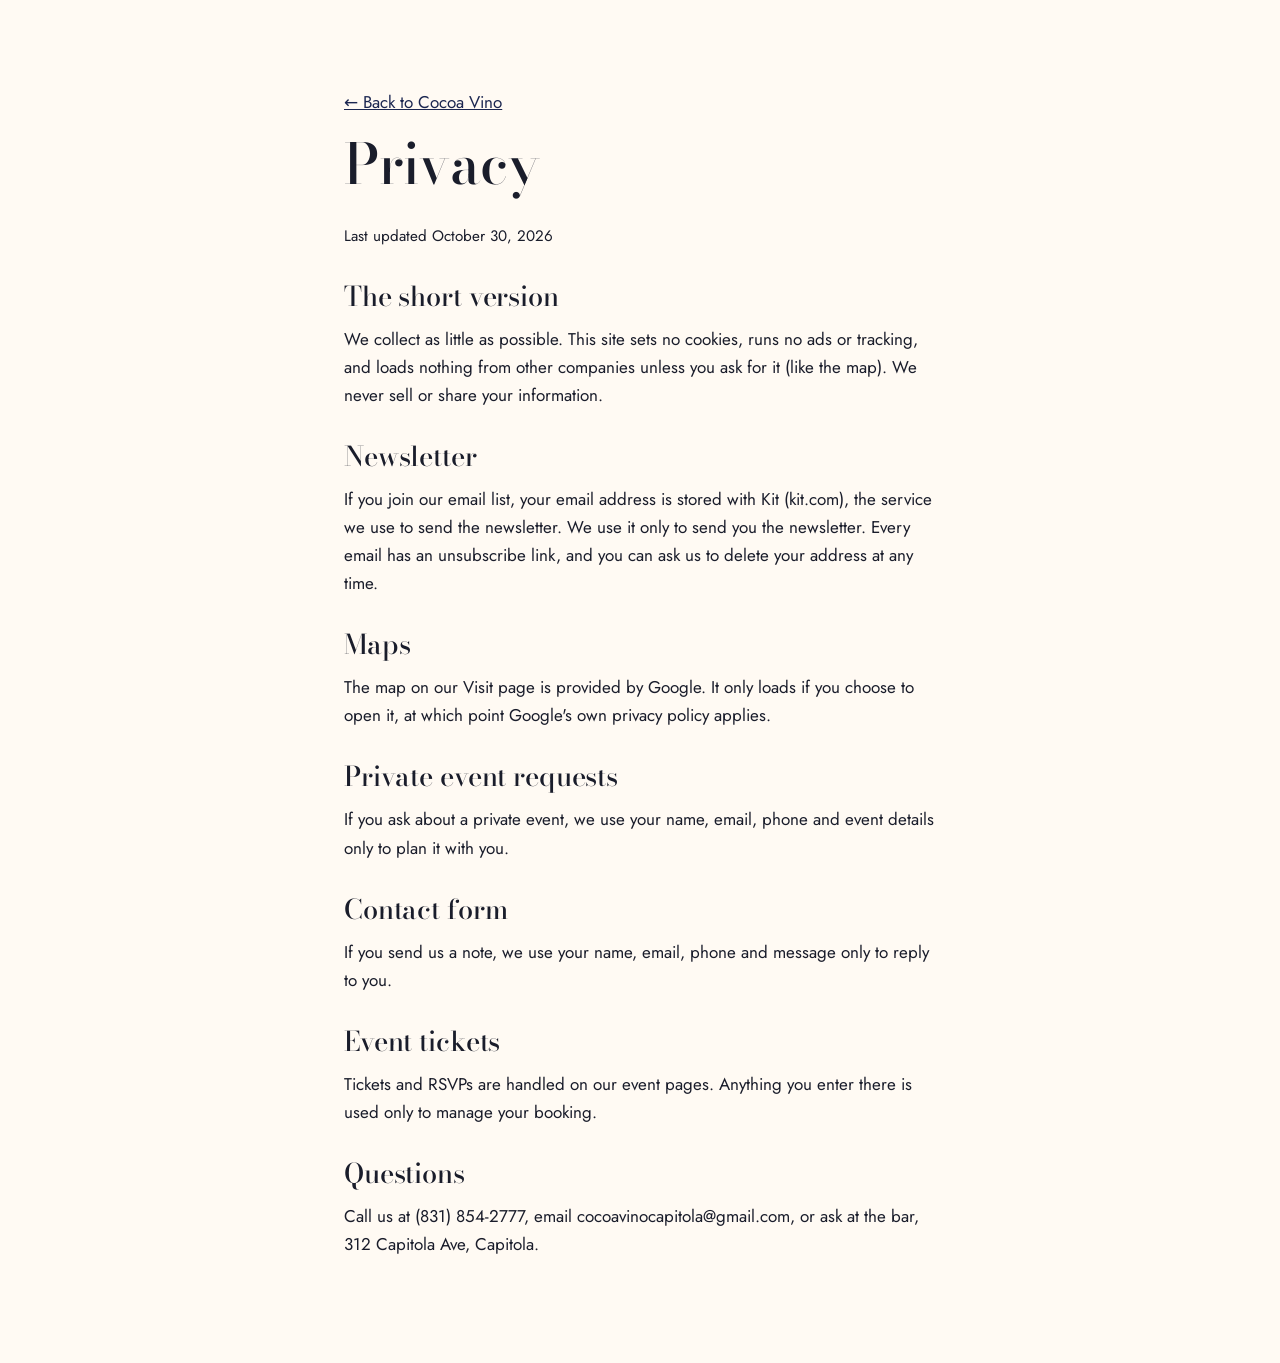
<file: privacy.html>
<!doctype html>
<html lang="en">
<head>
  <meta charset="utf-8">
  <meta name="viewport" content="width=device-width, initial-scale=1">
  <meta http-equiv="Content-Security-Policy" content="default-src 'self'; style-src 'self'; font-src 'self'; img-src 'self'; base-uri 'self'; object-src 'none'">
  <!-- PREVIEW: keep out of search engines until launch on cocoavinocapitola.com (see README) -->
  <meta name="robots" content="noindex, nofollow, noarchive">
  <meta name="referrer" content="strict-origin-when-cross-origin">
  <title>Privacy · Cocoa Vino</title>
  <meta property="og:type" content="website">
  <meta name="twitter:card" content="summary_large_image">
  <link rel="icon" href="images/monogram.svg" type="image/svg+xml">
  <link rel="preload" href="fonts/BodoniModa.woff2" as="font" type="font/woff2" crossorigin>
  <link rel="stylesheet" href="fonts/fonts.css">
  <link rel="stylesheet" href="styles.css?v=20261031a">
</head>
<body>
<main class="section legal">
  <p><a href="index.html">← Back to Cocoa Vino</a></p>
  <h1>Privacy</h1>
  <p class="fine">Last updated October 30, 2026</p>

  <h2>The short version</h2>
  <p>We collect as little as possible. This site sets no cookies, runs no ads or tracking, and loads nothing from other companies unless you ask for it (like the map). We never sell or share your information.</p>

  <h2>Newsletter</h2>
  <p>If you join our email list, your email address is stored with Kit (kit.com), the service we use to send the newsletter. We use it only to send you the newsletter. Every email has an unsubscribe link, and you can ask us to delete your address at any time.</p>

  <h2>Maps</h2>
  <p>The map on our Visit page is provided by Google. It only loads if you choose to open it, at which point Google's own privacy policy applies.</p>

  <h2>Private event requests</h2>
  <p>If you ask about a private event, we use your name, email, phone and event details only to plan it with you.</p>

  <h2>Contact form</h2>
  <p>If you send us a note, we use your name, email, phone and message only to reply to you.</p>

  <h2>Event tickets</h2>
  <p>Tickets and RSVPs are handled on our event pages. Anything you enter there is used only to manage your booking.</p>

  <h2>Questions</h2>
  <p>Call us at (831) 854-2777, email cocoavinocapitola@gmail.com, or ask at the bar, 312 Capitola Ave, Capitola.</p>
</main>
</body>
</html>
</file>
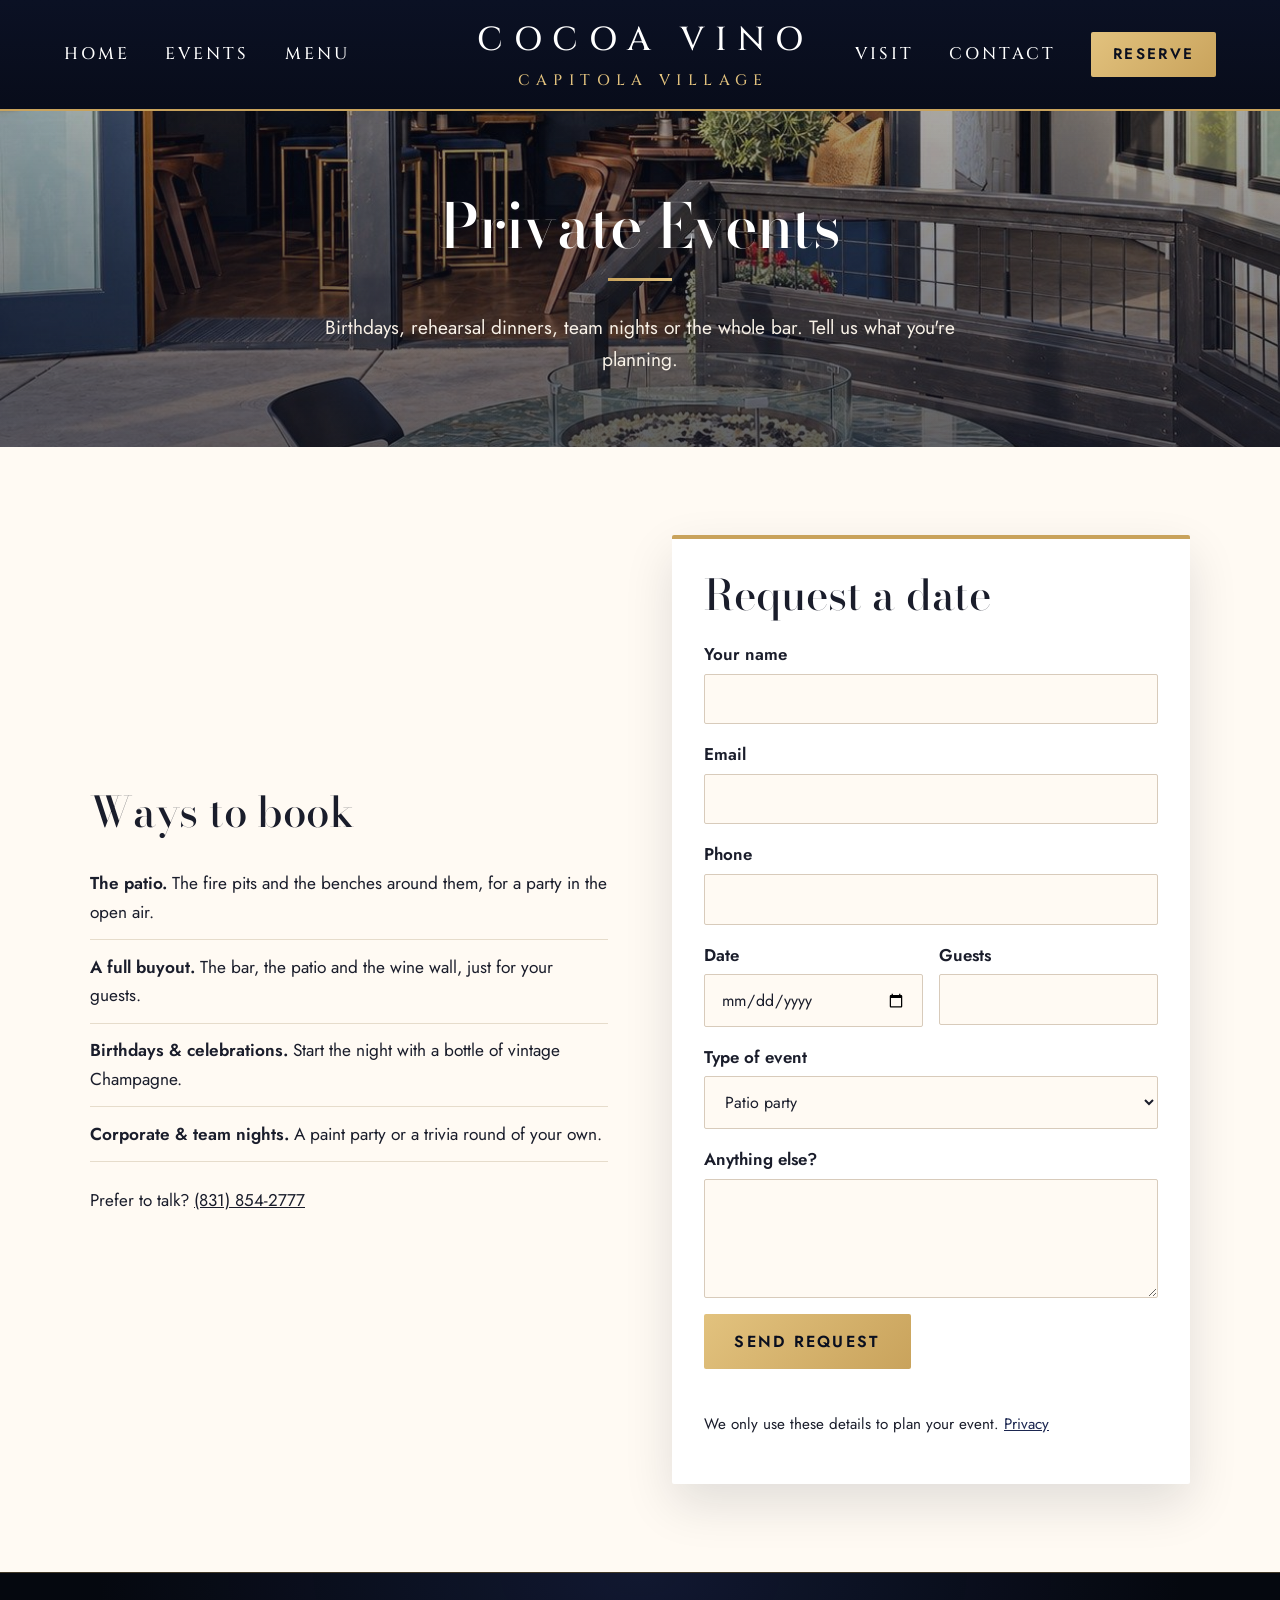
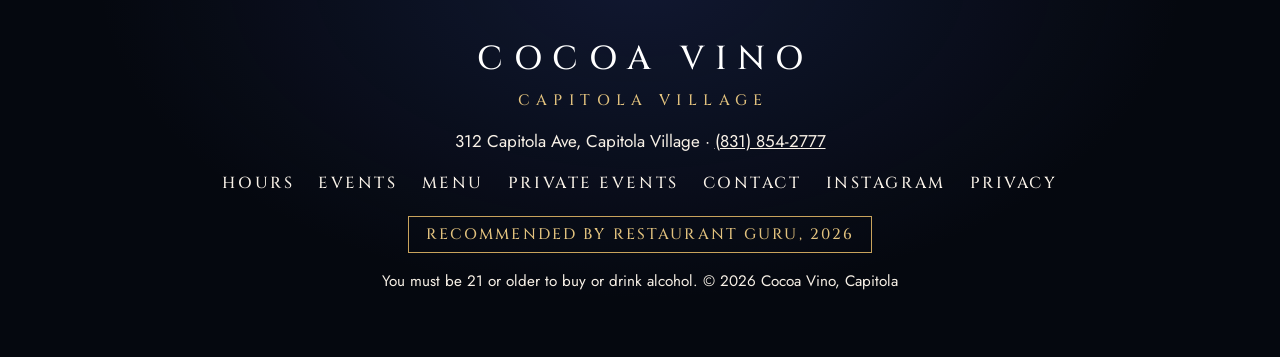
<file: private-events.html>
<!doctype html>
<html lang="en">
<head>
  <meta charset="utf-8">
  <meta name="viewport" content="width=device-width, initial-scale=1">
  <meta http-equiv="Content-Security-Policy" content="default-src 'self'; script-src 'self'; style-src 'self'; font-src 'self'; img-src 'self' data:; frame-src https://www.google.com; connect-src 'self' https:; form-action 'self' https:; base-uri 'self'; object-src 'none'">
  <!-- PREVIEW: keep out of search engines until launch on cocoavinocapitola.com (see README) -->
  <meta name="robots" content="noindex, nofollow, noarchive">
  <meta name="referrer" content="strict-origin-when-cross-origin">
  <meta name="theme-color" content="#0a0f1f">
  <title>Private Events | Cocoa Vino, Capitola Village</title>
  <meta name="description" content="Book Cocoa Vino or the fire pit patio for birthdays, rehearsal dinners, team nights and full buyouts in Capitola Village.">
  <meta property="og:title" content="Private Events | Cocoa Vino, Capitola Village">
  <meta property="og:description" content="Book Cocoa Vino or the fire pit patio for birthdays, rehearsal dinners, team nights and full buyouts in Capitola Village.">
  <meta property="og:image" content="https://kendahansen.github.io/cocoa-vino/images/share.jpg">
  <meta property="og:image:width" content="1200">
  <meta property="og:image:height" content="630">
  <meta property="og:image:alt" content="The gilded Cocoa Vino sign above a navy velvet banquette with blue and gold pillows">
  <meta name="twitter:image" content="https://kendahansen.github.io/cocoa-vino/images/share.jpg">
  <meta property="og:type" content="website">
  <meta name="twitter:card" content="summary_large_image">
  <link rel="icon" href="images/monogram.svg" type="image/svg+xml">
  <link rel="preload" href="fonts/BodoniModa.woff2" as="font" type="font/woff2" crossorigin>
  <link rel="stylesheet" href="fonts/fonts.css">
  <link rel="stylesheet" href="styles.css?v=20261031a">
</head>
<body data-page="private-events">
<a class="skip-link" href="#main">Skip to content</a>

<header class="nav nav-solid" id="top">
  <nav class="nav-group nav-left" aria-label="Main">
    <a href="index.html">Home</a>
    <a href="events.html">Events</a>
    <a href="menu.html">Menu</a>
  </nav>
  <a class="brand" href="index.html" aria-label="Cocoa Vino, home">
    <span class="brand-name">Cocoa Vino</span>
    <span class="brand-sub">Capitola Village</span>
  </a>
  <nav class="nav-group nav-right" aria-label="Visit and reserve">
    <a href="visit.html">Visit</a>
    <a href="contact.html">Contact</a>
    <a class="btn btn-small nav-reserve" data-reserve href="visit.html#reserve">Reserve</a>
  </nav>
  <button class="nav-toggle" aria-label="Open menu" aria-expanded="false"><span></span><span></span><span></span></button>
</header>

<main id="main">
<section class="page-head page-head-patio">
  <h1>Private Events</h1>
  <p>Birthdays, rehearsal dinners, team nights or the whole bar. Tell us what you're planning.</p>
</section>

<section class="section">
  <div class="split">
    <div>
      <h2>Ways to book</h2>
      <ul class="perks">
        <li><strong>The patio.</strong> The fire pits and the benches around them, for a party in the open air.</li>
        <li><strong>A full buyout.</strong> The bar, the patio and the wine wall, just for your guests.</li>
        <li><strong>Birthdays & celebrations.</strong> Start the night with a bottle of vintage Champagne.</li>
        <li><strong>Corporate & team nights.</strong> A paint party or a trivia round of your own.</li>
      </ul>
      <p>Prefer to talk? <a data-phone data-phone-text hidden></a></p>
    </div>
    <form class="event-form" id="event-form" novalidate>
      <h2>Request a date</h2>
      <label>Your name<input name="name" required autocomplete="name" maxlength="100"></label>
      <label>Email<input name="email" type="email" required autocomplete="email" maxlength="254"></label>
      <label>Phone<input name="phone" type="tel" autocomplete="tel" maxlength="30"></label>
      <div class="row">
        <label>Date<input name="date" type="date" required></label>
        <label>Guests<input name="guests" type="number" min="2" max="200" required></label>
      </div>
      <label>Type of event
        <select name="type">
          <option>Patio party</option><option>Full buyout</option><option>Birthday or celebration</option><option>Corporate or team night</option><option>Something else</option>
        </select>
      </label>
      <label>Anything else?<textarea name="notes" rows="4" maxlength="1500"></textarea></label>
      <input class="hp" type="text" name="company" tabindex="-1" autocomplete="off" aria-hidden="true">
      <button class="btn" type="submit">Send request</button>
      <p class="form-msg" id="event-msg" role="status"></p>
      <p class="privacy-note">We only use these details to plan your event. <a href="privacy.html">Privacy</a></p>
    </form>
  </div>
</section>
</main>

<nav class="action-bar" aria-label="Quick actions">
  <a href="index.html#this-week">Tonight</a>
  <a href="visit.html#hours">Hours</a>
  <a data-reserve href="visit.html#reserve">Reserve</a>
  <a data-phone class="primary" hidden>Call</a>
</nav>

<footer class="footer">
  <a class="brand brand-foot" href="index.html"><span class="brand-name">Cocoa Vino</span><span class="brand-sub">Capitola Village</span></a>
  <p>312 Capitola Ave, Capitola Village · <a data-phone data-phone-text hidden></a></p>
  <nav aria-label="Footer">
    <a href="visit.html#hours">Hours</a>
    <a href="events.html">Events</a>
    <a href="menu.html">Menu</a>
    <a href="private-events.html">Private Events</a>
    <a href="contact.html">Contact</a>
    <a data-social="instagram" target="_blank" rel="noopener" hidden>Instagram</a>
    <a data-social="facebook" target="_blank" rel="noopener" hidden>Facebook</a>
    <a href="privacy.html">Privacy</a>
  </nav>
  <p class="award">Recommended by Restaurant Guru, 2026</p>
  <p class="fine">You must be 21 or older to buy or drink alcohol. © <span id="year"></span> Cocoa Vino, Capitola</p>
</footer>

<script src="content.js?v=20261031a"></script>
<script src="main.js?v=20261031a"></script>
</body>
</html>
</file>
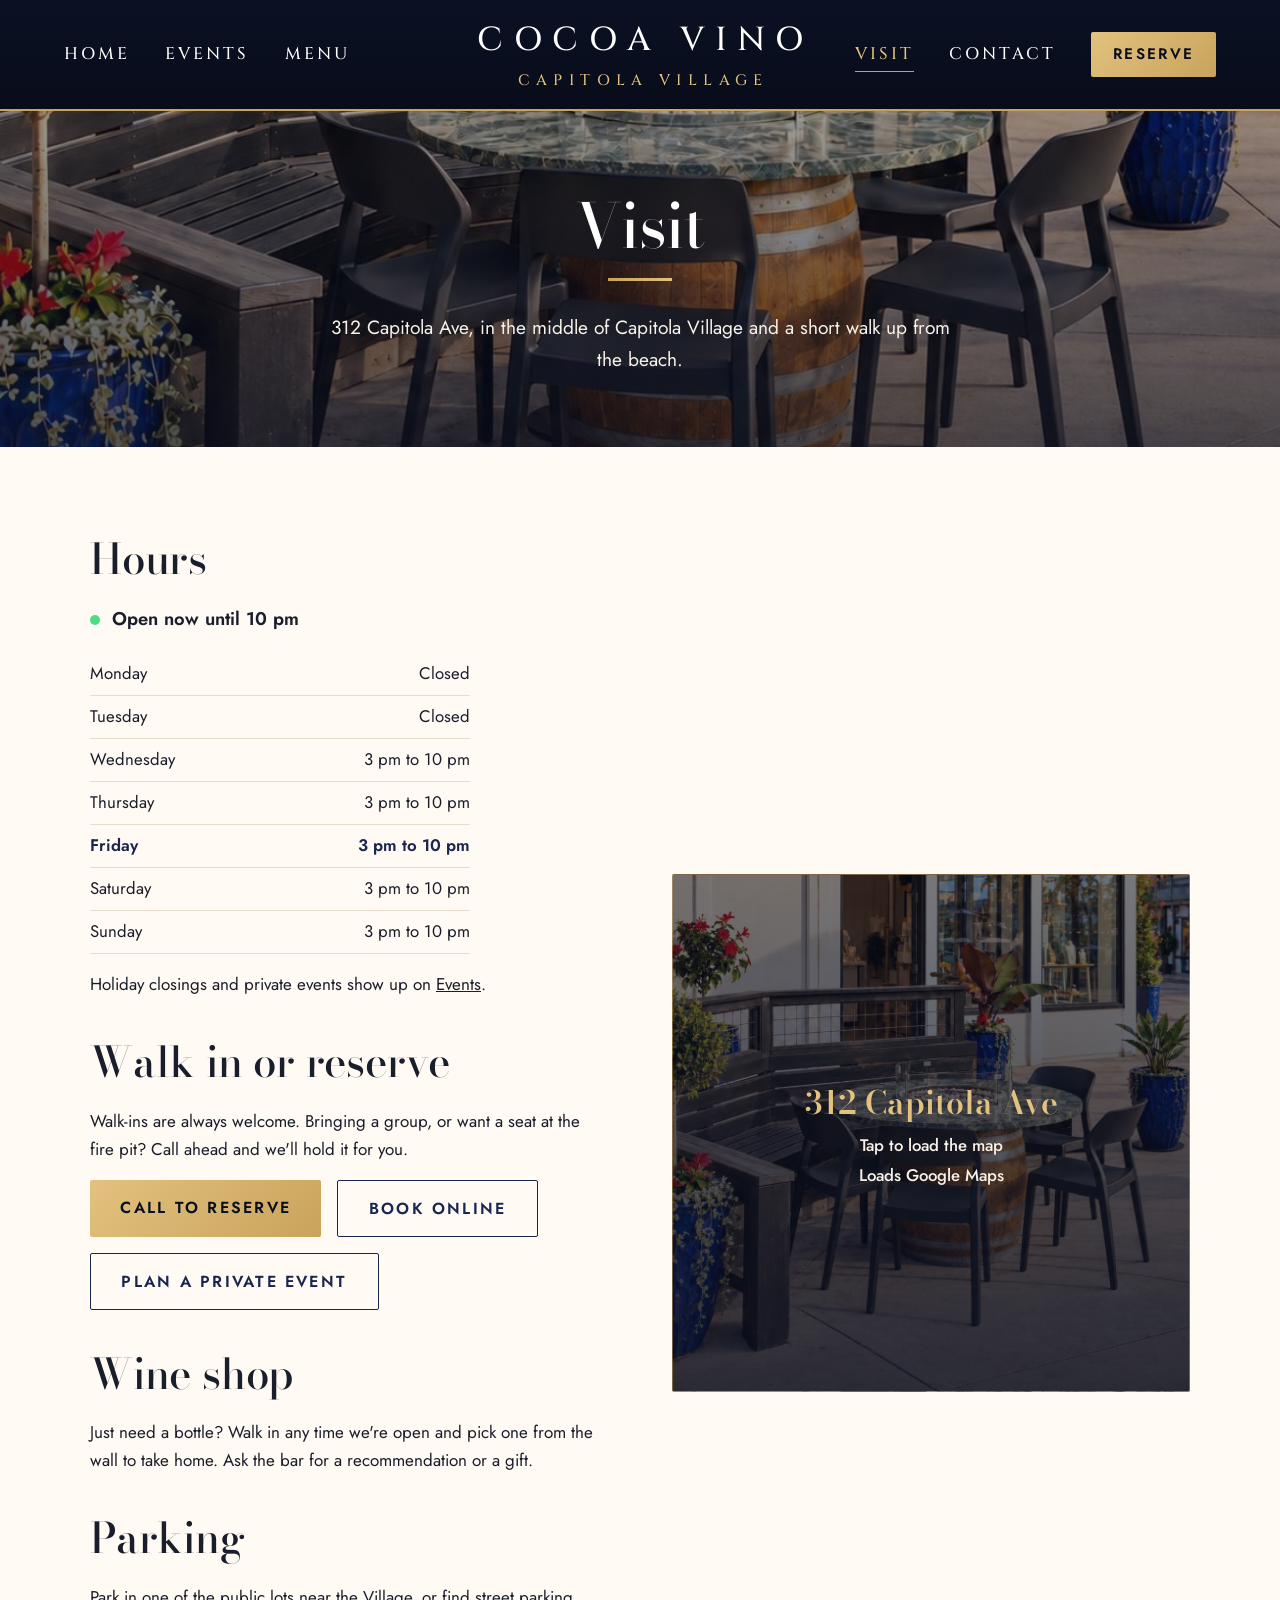
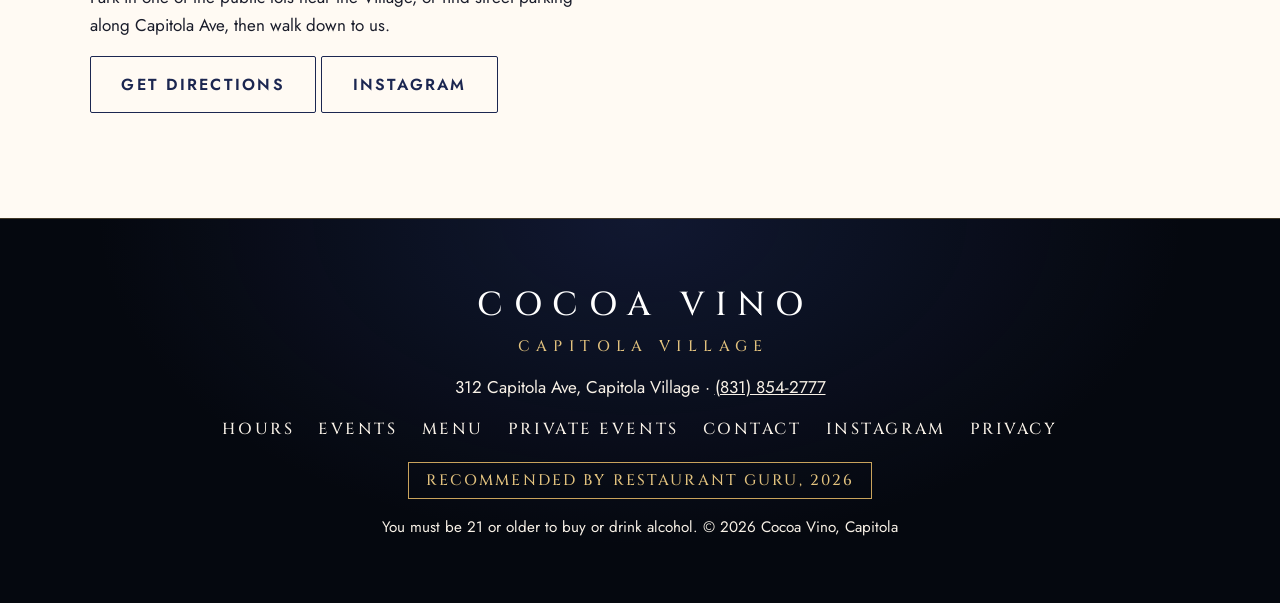
<file: visit.html>
<!doctype html>
<html lang="en">
<head>
  <meta charset="utf-8">
  <meta name="viewport" content="width=device-width, initial-scale=1">
  <meta http-equiv="Content-Security-Policy" content="default-src 'self'; script-src 'self'; style-src 'self'; font-src 'self'; img-src 'self' data:; frame-src https://www.google.com; connect-src 'self' https:; form-action 'self' https:; base-uri 'self'; object-src 'none'">
  <!-- PREVIEW: keep out of search engines until launch on cocoavinocapitola.com (see README) -->
  <meta name="robots" content="noindex, nofollow, noarchive">
  <meta name="referrer" content="strict-origin-when-cross-origin">
  <meta name="theme-color" content="#0a0f1f">
  <title>Visit | Cocoa Vino, 312 Capitola Ave, Capitola Village</title>
  <meta name="description" content="Cocoa Vino is at 312 Capitola Ave in Capitola Village, a short walk from the beach. Hours, parking, walk-ins and reservations.">
  <meta property="og:title" content="Visit | Cocoa Vino, 312 Capitola Ave, Capitola Village">
  <meta property="og:description" content="Cocoa Vino is at 312 Capitola Ave in Capitola Village, a short walk from the beach. Hours, parking, walk-ins and reservations.">
  <meta property="og:image" content="https://kendahansen.github.io/cocoa-vino/images/share.jpg">
  <meta property="og:image:width" content="1200">
  <meta property="og:image:height" content="630">
  <meta property="og:image:alt" content="The gilded Cocoa Vino sign above a navy velvet banquette with blue and gold pillows">
  <meta name="twitter:image" content="https://kendahansen.github.io/cocoa-vino/images/share.jpg">
  <meta property="og:type" content="website">
  <meta name="twitter:card" content="summary_large_image">
  <link rel="icon" href="images/monogram.svg" type="image/svg+xml">
  <link rel="preload" href="fonts/BodoniModa.woff2" as="font" type="font/woff2" crossorigin>
  <link rel="stylesheet" href="fonts/fonts.css">
  <link rel="stylesheet" href="styles.css?v=20261031a">
</head>
<body data-page="visit">
<a class="skip-link" href="#main">Skip to content</a>

<header class="nav nav-solid" id="top">
  <nav class="nav-group nav-left" aria-label="Main">
    <a href="index.html">Home</a>
    <a href="events.html">Events</a>
    <a href="menu.html">Menu</a>
  </nav>
  <a class="brand" href="index.html" aria-label="Cocoa Vino, home">
    <span class="brand-name">Cocoa Vino</span>
    <span class="brand-sub">Capitola Village</span>
  </a>
  <nav class="nav-group nav-right" aria-label="Visit and reserve">
    <a href="visit.html" aria-current="page">Visit</a>
    <a href="contact.html">Contact</a>
    <a class="btn btn-small nav-reserve" data-reserve href="visit.html#reserve">Reserve</a>
  </nav>
  <button class="nav-toggle" aria-label="Open menu" aria-expanded="false"><span></span><span></span><span></span></button>
</header>

<main id="main">
<section class="page-head page-head-entrance">
  <h1>Visit</h1>
  <p>312 Capitola Ave, in the middle of Capitola Village and a short walk up from the beach.</p>
</section>

<section class="section">
  <div class="split">
    <div>
      <h2 id="hours">Hours</h2>
      <p class="status-line" id="open-status" aria-live="polite"></p>
      <table class="hours" id="hours-table"></table>
      <p>Holiday closings and private events show up on <a href="events.html">Events</a>.</p>

      <h2 id="reserve">Walk in or reserve</h2>
      <p>Walk-ins are always welcome. Bringing a group, or want a seat at the fire pit? Call ahead and we'll hold it for you.</p>
      <div class="hero-cta left">
        <a class="btn" data-phone hidden>Call to reserve</a>
        <a class="btn btn-ghost-dark" data-reserve-online hidden>Book online</a>
        <a class="btn btn-ghost-dark" href="private-events.html">Plan a private event</a>
      </div>

      <h2>Wine shop</h2>
      <p>Just need a bottle? Walk in any time we're open and pick one from the wall to take home. Ask the bar for a recommendation or a gift.</p>

      <h2>Parking</h2>
      <p>Park in one of the public lots near the Village, or find street parking along Capitola Ave, then walk down to us.</p>
      <p><a class="btn btn-ghost-dark" href="https://maps.google.com/?q=312+Capitola+Ave,+Capitola,+CA" target="_blank" rel="noopener">Get directions</a> <a class="btn btn-ghost-dark" data-social="instagram" target="_blank" rel="noopener" hidden>Instagram</a></p>
    </div>
    <div class="map" id="map">
      <button class="map-load" type="button">
        <strong>312 Capitola Ave</strong>
        <span>Tap to load the map</span>
        <span class="map-note">Loads Google Maps</span>
      </button>
    </div>
  </div>
</section>
</main>

<nav class="action-bar" aria-label="Quick actions">
  <a href="index.html#this-week">Tonight</a>
  <a href="visit.html#hours">Hours</a>
  <a data-reserve href="visit.html#reserve">Reserve</a>
  <a data-phone class="primary" hidden>Call</a>
</nav>

<footer class="footer">
  <a class="brand brand-foot" href="index.html"><span class="brand-name">Cocoa Vino</span><span class="brand-sub">Capitola Village</span></a>
  <p>312 Capitola Ave, Capitola Village · <a data-phone data-phone-text hidden></a></p>
  <nav aria-label="Footer">
    <a href="visit.html#hours">Hours</a>
    <a href="events.html">Events</a>
    <a href="menu.html">Menu</a>
    <a href="private-events.html">Private Events</a>
    <a href="contact.html">Contact</a>
    <a data-social="instagram" target="_blank" rel="noopener" hidden>Instagram</a>
    <a data-social="facebook" target="_blank" rel="noopener" hidden>Facebook</a>
    <a href="privacy.html">Privacy</a>
  </nav>
  <p class="award">Recommended by Restaurant Guru, 2026</p>
  <p class="fine">You must be 21 or older to buy or drink alcohol. © <span id="year"></span> Cocoa Vino, Capitola</p>
</footer>

<script src="content.js?v=20261031a"></script>
<script src="main.js?v=20261031a"></script>
</body>
</html>
</file>
<file: fonts/fonts.css>
/* Self-hosted Google Fonts (latin): Bodoni Moda, Cinzel, Jost. SIL Open Font License. */
@font-face {
  font-family: 'Bodoni Moda';
  font-style: normal;
  font-weight: 400 700;
  font-display: swap;
  src: url(BodoniModa.woff2) format('woff2');
  unicode-range: U+0000-00FF, U+0131, U+0152-0153, U+02BB-02BC, U+02C6, U+02DA, U+02DC, U+0304, U+0308, U+0329, U+2000-206F, U+20AC, U+2122, U+2191, U+2193, U+2212, U+2215, U+FEFF, U+FFFD;
}
@font-face {
  font-family: 'Cinzel';
  font-style: normal;
  font-weight: 500;
  font-display: swap;
  src: url(Cinzel.woff2) format('woff2');
  unicode-range: U+0000-00FF, U+0131, U+0152-0153, U+02BB-02BC, U+02C6, U+02DA, U+02DC, U+0304, U+0308, U+0329, U+2000-206F, U+20AC, U+2122, U+2191, U+2193, U+2212, U+2215, U+FEFF, U+FFFD;
}
@font-face {
  font-family: 'Cinzel';
  font-style: normal;
  font-weight: 600;
  font-display: swap;
  src: url(Cinzel.woff2) format('woff2');
  unicode-range: U+0000-00FF, U+0131, U+0152-0153, U+02BB-02BC, U+02C6, U+02DA, U+02DC, U+0304, U+0308, U+0329, U+2000-206F, U+20AC, U+2122, U+2191, U+2193, U+2212, U+2215, U+FEFF, U+FFFD;
}
@font-face {
  font-family: 'Jost';
  font-style: normal;
  font-weight: 400;
  font-display: swap;
  src: url(Jost.woff2) format('woff2');
  unicode-range: U+0000-00FF, U+0131, U+0152-0153, U+02BB-02BC, U+02C6, U+02DA, U+02DC, U+0304, U+0308, U+0329, U+2000-206F, U+20AC, U+2122, U+2191, U+2193, U+2212, U+2215, U+FEFF, U+FFFD;
}
@font-face {
  font-family: 'Jost';
  font-style: normal;
  font-weight: 500;
  font-display: swap;
  src: url(Jost.woff2) format('woff2');
  unicode-range: U+0000-00FF, U+0131, U+0152-0153, U+02BB-02BC, U+02C6, U+02DA, U+02DC, U+0304, U+0308, U+0329, U+2000-206F, U+20AC, U+2122, U+2191, U+2193, U+2212, U+2215, U+FEFF, U+FFFD;
}
@font-face {
  font-family: 'Jost';
  font-style: normal;
  font-weight: 600;
  font-display: swap;
  src: url(Jost.woff2) format('woff2');
  unicode-range: U+0000-00FF, U+0131, U+0152-0153, U+02BB-02BC, U+02C6, U+02DA, U+02DC, U+0304, U+0308, U+0329, U+2000-206F, U+20AC, U+2122, U+2191, U+2193, U+2212, U+2215, U+FEFF, U+FFFD;
}
</file>
<file: styles.css>
/* Cocoa Vino: velvet navy, gold, cream. House rules: no italics, no small or light type. */
:root {
  --cocoa: #0a0f1f;   /* velvet blue-black */
  --cocoa-2: #141d3a;
  --wine: #1b2650;    /* deep velvet navy */
  --gold: #c9a35c;
  --gold-2: #e2c27e;
  --cream: #f8f1e7;
  --paper: #fffaf3;
  --ink: #1a1d2b;
  --muted: #4a4e5e;
  --line-dark: rgba(201, 163, 92, .3);
  --serif: "Bodoni Moda", "Didot", "Bodoni 72", Georgia, serif;   /* headlines: classic wine-label Didone */
  --caps: "Cinzel", "Trajan Pro", Georgia, serif;                 /* wordmark & navigation: carved Roman capitals */
  --sans: "Jost", "Futura", system-ui, sans-serif;               /* body: clean, modern, easy to read */
}

* { box-sizing: border-box; }
html { scroll-behavior: smooth; }
body { margin: 0; font: 400 1.0625rem/1.65 var(--sans); color: var(--ink); background: var(--paper); }
h1, h2, h3 { font-family: var(--serif); font-weight: 500; line-height: 1.12; letter-spacing: -.005em; margin: 0 0 .5em; }
h1 { font-size: clamp(2.3rem, 4.8vw, 4.1rem); }
h2 { font-size: clamp(1.9rem, 3.3vw, 2.7rem); }
h3 { font-size: 1.6rem; }
em, i { font-style: normal; }
a { color: inherit; }
p { margin: 0 0 1em; }
.center { text-align: center; }
[hidden] { display: none !important; }
.split h2:not(:first-child) { margin-top: 2.5rem; }
.sr-only { position: absolute; width: 1px; height: 1px; overflow: hidden; clip: rect(0 0 0 0); }
.hp { position: absolute; left: -9999px; width: 1px; height: 1px; opacity: 0; }
.skip-link { position: absolute; left: 1rem; top: -4rem; z-index: 50; background: var(--gold); color: var(--cocoa); padding: .6rem 1rem; border-radius: 8px; font-weight: 600; }
.skip-link:focus { top: 1rem; }
:focus-visible { outline: 3px solid var(--gold); outline-offset: 3px; }

/* Buttons */
.btn { display: inline-block; background: linear-gradient(135deg, var(--gold-2), var(--gold)); color: var(--cocoa); border: 0; padding: 1em 1.9em; border-radius: 2px;
  font: 600 1rem var(--sans); letter-spacing: .14em; text-transform: uppercase; text-decoration: none; cursor: pointer; transition: transform .2s, box-shadow .2s, filter .2s; }
.btn:hover { filter: brightness(1.07); transform: translateY(-2px); box-shadow: 0 8px 22px rgba(201, 163, 92, .3); }
.btn:disabled { opacity: .6; }
.btn-small { padding: .75em 1.4em; font-size: .95rem; }
.btn-ghost { background: transparent; color: var(--gold-2); border: 1.5px solid var(--gold); }
.btn-ghost:hover { background: rgba(201, 163, 92, .14); }
.btn-ghost-dark { background: transparent; color: var(--wine); border: 1.5px solid var(--wine); }
.btn-ghost-dark:hover { background: var(--wine); color: #fff; }
.hero-cta { display: flex; gap: 1rem; justify-content: center; flex-wrap: wrap; }
.hero-cta.left { justify-content: flex-start; margin-bottom: 1rem; }

/* Nav: centered wordmark, links either side, like a winery label */
.nav { position: fixed; inset: 0 0 auto; z-index: 10; display: grid; grid-template-columns: 1fr auto 1fr; align-items: center; gap: 2rem;
  padding: 1.1rem 5vw; color: #fff; transition: padding .35s;
  background: linear-gradient(180deg, #0b1124, #080c1a); border-bottom: 2px solid var(--gold);
  grid-template-areas: "left brand right"; }
.nav-left { grid-area: left; } .brand { grid-area: brand; } .nav-right { grid-area: right; }
.nav.scrolled { padding: .8rem 5vw; }
.brand { justify-self: center; display: flex; flex-direction: column; align-items: center; text-decoration: none; color: #fff; line-height: 1; }
.brand-name { font: 500 clamp(1.7rem, 2.6vw, 2.35rem) var(--caps); letter-spacing: .32em; margin-right: -.32em; text-transform: uppercase; }
.brand-sub { font: 500 .95rem var(--caps); letter-spacing: .42em; margin: .55rem -.42em 0 0; color: var(--gold-2); text-transform: uppercase; }
.nav.scrolled .nav.scrolled .brand-sub { margin-top: .35rem; }
.nav-group { display: flex; align-items: center; gap: 2.2rem; }
.nav-left { justify-self: start; }
.nav-right { justify-self: end; }
.nav-group a:not(.btn) { position: relative; text-decoration: none; font: 500 1.05rem var(--caps); letter-spacing: .18em; text-transform: uppercase; color: #fff; padding: .3rem 0; }
.nav-group a:not(.btn)::after { content: ""; position: absolute; left: 0; right: 100%; bottom: -2px; height: 1.5px; background: var(--gold); transition: right .3s; }
.nav-group a:not(.btn):hover, .nav-group a[aria-current="page"] { color: var(--gold-2); }
.nav-group a:not(.btn):hover::after, .nav-group a[aria-current="page"]::after { right: 0; }
.nav-reserve { letter-spacing: .16em; }
.nav-toggle { display: none; }
.brand-foot { margin-bottom: 1rem; }

/* Hero: the navy room with the gold Cocoa Vino sign */
.hero { position: relative; min-height: 100vh; display: grid; place-items: end center; text-align: center; color: #fff; padding: 11rem 1rem 3.5rem;
  background:
    linear-gradient(180deg, rgba(10, 15, 31, 0) 0%, rgba(10, 15, 31, .05) 30%, rgba(10, 15, 31, .15) 46%, rgba(10, 15, 31, .86) 66%, rgba(5, 8, 15, .98) 100%),
    radial-gradient(ellipse 62% 85% at 50% 38%, rgba(5, 8, 15, 0) 55%, rgba(5, 8, 15, .7) 100%),
    url("images/hero-wide.jpg") center 108px/auto calc(100vh - 108px) no-repeat,
    linear-gradient(160deg, var(--cocoa-2) 0%, #05080f 100%); }
.hero-inner { position: relative; z-index: 1; max-width: 880px; }
.hero h1 { font-size: clamp(2.2rem, 3.9vw, 3.5rem); text-shadow: 0 2px 30px rgba(0, 0, 0, .7); margin-bottom: .35em; }
.lede { font-size: 1.2rem; max-width: 620px; margin: 0 auto 1.6rem; color: var(--cream); }
.hero-info { margin: 1.4rem 0 0; font-size: 1.05rem; font-weight: 500; color: var(--cream); }
.hero-info a { color: var(--gold-2); }
.dot { display: inline-block; width: 10px; height: 10px; border-radius: 50%; background: #9aa0b4; margin-right: .35em; }
.dot.open { background: #4ade80; box-shadow: 0 0 0 0 rgba(74, 222, 128, .7); animation: pulse 2s infinite; }
@keyframes pulse { 70% { box-shadow: 0 0 0 10px rgba(74, 222, 128, 0); } 100% { box-shadow: 0 0 0 0 rgba(74, 222, 128, 0); } }

/* Inner page headers */
.page-head { padding: 12rem 5vw 4.5rem; text-align: center; color: #fff;
  background: radial-gradient(ellipse at 20% 0%, rgba(52, 72, 150, .5), transparent 60%), linear-gradient(160deg, var(--cocoa-2), var(--cocoa)); }
.page-head p { font-size: 1.2rem; max-width: 640px; margin: 0 auto; color: var(--cream); }
.page-head-photo { background: linear-gradient(180deg, rgba(10, 15, 31, .7), rgba(10, 15, 31, .88)), url("images/winewall.jpg") center/cover; }
.page-head-patio { background: linear-gradient(180deg, rgba(10, 15, 31, .25), rgba(10, 15, 31, .65)), url("images/patio.jpg") center 42%/cover; }
.page-head-bar { background: linear-gradient(180deg, rgba(10, 15, 31, .3), rgba(10, 15, 31, .72)), url("images/bar.jpg") center 45%/cover; }
.page-head-sign { background: linear-gradient(180deg, rgba(10, 15, 31, .35), rgba(10, 15, 31, .75)), url("images/interior.jpg") center 70%/cover; }
.page-head-entrance { background: linear-gradient(180deg, rgba(10, 15, 31, .3), rgba(10, 15, 31, .72)), url("images/patio-golden.jpg") center 55%/cover; }
.page-head-room { background: linear-gradient(180deg, rgba(10, 15, 31, .35), rgba(10, 15, 31, .75)), url("images/interior.jpg") center 70%/cover; }

/* Sections */
.section { padding: 5.5rem 5vw; }
.section-head { max-width: 680px; margin: 0 auto 2.5rem; text-align: center; }
/* Simple gold bar under titles */
.section-head h2::after, .page-head h1::after, .newsletter h2::after, .private-band h2::after, .patio-text h2::after, .menu-inner h2::after {
  content: ""; display: block; width: 64px; height: 3px; margin: 1.1rem auto 0; background: linear-gradient(90deg, var(--gold), var(--gold-2)); }
.patio-text h2::after, .menu-inner h2::after { margin-left: 0; }
.section-head p { font-size: 1.15rem; color: var(--muted); }
.section-dark { background: radial-gradient(ellipse at 15% 0%, rgba(52, 72, 150, .35), transparent 55%), var(--cocoa); color: var(--cream); }
.section-dark .section-head p { color: var(--cream); }
.section-cocoa { background: radial-gradient(ellipse at 50% 0%, rgba(201, 163, 92, .18), transparent 60%), linear-gradient(160deg, var(--wine) 0%, var(--cocoa) 100%); color: #fff; }
.split { max-width: 1100px; margin: 0 auto; display: grid; grid-template-columns: 1fr 1fr; gap: 4rem; align-items: center; }

/* This Week strip */
.week { display: grid; grid-template-columns: repeat(7, 1fr); gap: .8rem; max-width: 1300px; margin: 0 auto 2.5rem; }
.day { display: block; text-decoration: none; padding: 1.2rem 1rem; border-radius: 2px; border: 1px solid var(--line-dark); color: var(--cream); transition: border-color .2s, transform .2s; }
.day:hover { border-color: var(--gold); transform: translateY(-3px); }
.day.is-today { background: linear-gradient(160deg, rgba(201, 163, 92, .22), rgba(201, 163, 92, .06)); border-color: var(--gold); }
.day.is-closed { border-style: dashed; }
.day-name { display: block; font: 600 1.35rem var(--serif); color: var(--gold-2); }
.day-date { display: block; font-weight: 500; margin-bottom: .6rem; }
.day p { margin: 0; font-size: 1rem; }
.day .day-title { font-weight: 600; color: #fff; margin-top: .4rem; }

/* The Patio */
.patio { position: relative; display: grid; grid-template-columns: 1.3fr 1fr; background: var(--cocoa); color: var(--cream); }
.patio-img { width: 100%; height: 100%; min-height: 520px; object-fit: cover; display: block; }
.patio-text { padding: 4rem 5vw; align-self: center; }
.patio-text p { font-size: 1.2rem; }

/* Wine & chocolate */
.wine-lines { list-style: none; padding: 0; margin: 0 0 1.2rem; }
.wine-lines li { padding: .8rem 0; border-bottom: 1px solid #e6dccb; font-size: 1.08rem; }
/* Home: Wine, Charcuterie & Chocolates. Title + photo on top, descriptions in a grid below */
.wine-top { max-width: 1200px; margin: 0 auto 3.5rem; display: grid; grid-template-columns: 1fr 1.15fr; gap: 4rem; align-items: center; }
.wine-intro { font-size: 1.2rem; margin-bottom: 1.6rem; }
.wine-grid { list-style: none; padding: 0; margin: 0 auto; max-width: 1200px; display: grid; grid-template-columns: repeat(3, 1fr); gap: 0 3rem; }
.wine-grid li { padding: 1.6rem 0; border-top: 2px solid var(--gold); }
.wine-grid h3 { font-size: 1.45rem; margin-bottom: .4rem; }
.wine-grid p { margin: 0; font-size: 1.05rem; }
.wine-grid li:last-child:nth-child(3n+1) { grid-column: 1 / -1; }
@media (max-width: 1000px) { .wine-grid { grid-template-columns: repeat(2, 1fr); } }
@media (max-width: 800px) { .wine-top { grid-template-columns: 1fr; gap: 2rem; margin-bottom: 2rem; } .wine-grid { grid-template-columns: 1fr; } }
.about-photo { position: relative; isolation: isolate; }
.about-photo img { width: 100%; display: block; border-radius: 2px; border: 1px solid rgba(201, 163, 92, .5); box-shadow: 0 30px 60px rgba(10, 15, 31, .35); }
.program { max-width: 1100px; margin: 0 auto; display: grid; grid-template-columns: repeat(2, 1fr); gap: 2rem 4rem; }
.program-item { border-top: 3px solid var(--gold); padding-top: 1.2rem; }
.program-item p { font-size: 1.12rem; }
.wine-list { width: 100%; max-width: 900px; margin: 0 auto; border-collapse: collapse; font-size: 1.05rem; }
.wine-list th, .wine-list td { padding: .8rem; border-bottom: 1px solid var(--line-dark); text-align: left; }

/* Every Week */
.rhythm { max-width: 1200px; margin: 0 auto; display: grid; grid-template-columns: repeat(4, 1fr); gap: 1.2rem; }
.beat { padding: 1.8rem; border-radius: 2px; border: 1px solid var(--line-dark); background: rgba(255, 255, 255, .02); }
.beat-day { display: inline-block; background: var(--gold); color: var(--cocoa); font-weight: 600; padding: .2em .8em; border-radius: 2px; margin-bottom: 1rem; }
.beat p { margin: 0; }

/* Newsletter */
.newsletter { max-width: 640px; margin: 0 auto; text-align: center; }
.newsletter > p { font-size: 1.12rem; }
.signup { display: flex; gap: .6rem; margin: 2rem 0 1rem; }
.signup input { flex: 1; padding: .95em 1.2em; border-radius: 2px; border: 0; font: 1rem var(--sans); }
.form-msg { min-height: 1.5em; font-weight: 600; }
.form-msg.error { color: #ffb4b4; }
.event-form .form-msg.error { color: #a12b2b; }
.privacy-note { font-size: .95rem; }
.privacy-note a { color: var(--gold-2); }
.event-form .privacy-note a { color: var(--wine); }

/* What's On */
.filters { display: flex; flex-wrap: wrap; gap: .6rem; justify-content: center; margin-bottom: 2.5rem; }
.chip { border: 1.5px solid var(--line-dark); background: transparent; padding: .55em 1.3em; border-radius: 2px; cursor: pointer; font: 500 1rem var(--sans); color: var(--cream); }
.chip.active, .chip:hover { background: var(--gold); color: var(--cocoa); border-color: var(--gold); }
.events { max-width: 960px; margin: 0 auto; display: grid; gap: 1rem; }
.event { display: grid; grid-template-columns: auto 1fr auto; gap: 1.5rem; align-items: center; padding: 1.5rem;
  border: 1px solid var(--line-dark); border-radius: 2px; transition: background .2s, border-color .2s; }
.event:hover { background: rgba(201, 163, 92, .05); border-color: rgba(201, 163, 92, .6); }
.event.has-img { grid-template-columns: 150px auto 1fr auto; }
.event-img { width: 150px; aspect-ratio: 1; object-fit: cover; border-radius: 2px; }
.event-date { text-align: center; color: var(--cocoa); background: linear-gradient(135deg, var(--gold-2), var(--gold)); border-radius: 2px; padding: .6rem 1rem; min-width: 76px; }
.event-date .m { display: block; text-transform: uppercase; font-weight: 600; letter-spacing: .1em; }
.event-date .d { display: block; font: 700 2.1rem/1 var(--serif); }
.event h3 { margin: 0 0 .2rem; }
.event p { margin: .2rem 0 0; }
.event .when { color: var(--gold-2); font-weight: 500; }
.badge { display: inline-block; border: 1.5px solid var(--gold); color: var(--gold-2); font-size: .95rem; font-weight: 600; padding: .1em .6em; border-radius: 6px; margin-bottom: .4rem; }
.tonight { background: var(--gold); color: var(--cocoa); padding: .05em .5em; border-radius: 4px; }
.event-actions { display: flex; flex-direction: column; gap: .5rem; }
.cal-btn { background: none; border: 1.5px solid var(--line-dark); color: var(--gold-2); border-radius: 2px; padding: .55em 1em; font: 500 .95rem var(--sans); cursor: pointer; }
.cal-btn:hover { background: rgba(201, 163, 92, .14); }
.event-closed { grid-template-columns: auto 1fr; border-style: dashed; }
.event-closed .event-date { background: transparent; color: var(--gold-2); border: 1.5px solid var(--gold); }
.empty { text-align: center; font-size: 1.1rem; }

/* Private events */
.perks { padding: 0; list-style: none; margin: 1rem 0 1.5rem; }
.perks li { padding: .8rem 0; position: relative; border-bottom: 1px solid #e6dccb; font-size: 1.08rem; }
.event-form { background: #fff; border-radius: 2px; padding: 2rem; box-shadow: 0 20px 50px rgba(10, 15, 31, .12); border-top: 4px solid var(--gold); }
.event-form label { display: block; font-weight: 600; margin-bottom: 1rem; }
.event-form input, .event-form select, .event-form textarea { display: block; width: 100%; margin-top: .35rem; padding: .8em 1em; font: 1rem var(--sans);
  border: 1.5px solid #d8cbbb; border-radius: 2px; background: var(--paper); color: var(--ink); }
.event-form .row { display: grid; grid-template-columns: 1fr 1fr; gap: 1rem; }

/* Visit */
.status-line { font-size: 1.15rem; font-weight: 600; }
.hours { border-collapse: collapse; width: 100%; max-width: 380px; margin-bottom: 1rem; font-size: 1.05rem; }
.hours td { padding: .45rem 0; border-bottom: 1px solid #e6dccb; }
.hours td:last-child { text-align: right; }
.hours tr.today td { font-weight: 700; color: var(--wine); }
.split h2 + p, .split h2 { scroll-margin-top: 6rem; }
.map { aspect-ratio: 1; }
.map-load { width: 100%; height: 100%; display: flex; flex-direction: column; align-items: center; justify-content: center; gap: .4rem;
  border: 1.5px solid rgba(201, 163, 92, .5); border-radius: 2px; cursor: pointer; color: var(--cream); font: 500 1.05rem var(--sans);
  background: linear-gradient(180deg, rgba(10, 15, 31, .55), rgba(10, 15, 31, .85)), url("images/patio-golden.jpg") center/cover; }
.map-load:hover { border-color: var(--gold); }
.map-load strong { font: 600 2rem var(--serif); color: var(--gold-2); }
.map iframe { width: 100%; height: 100%; border: 0; border-radius: 2px; }

/* Contact */
.split-top { align-items: start; }
.contact-list { list-style: none; padding: 0; margin: 0 0 1rem; font-size: 1.1rem; }
.contact-list li { padding: .6rem 0; border-bottom: 1px solid #e6dccb; }
.contact-label { display: inline-block; min-width: 7rem; font: 500 1rem var(--caps); letter-spacing: .12em; text-transform: uppercase; color: var(--wine); }

/* Footer */
.footer { background: radial-gradient(ellipse at 50% 0%, rgba(52, 72, 150, .25), transparent 60%), #05080f; border-top: 1px solid var(--line-dark); color: var(--cream); text-align: center; padding: 4rem 5vw 3rem; }
.footer .brand-foot { display: inline-flex; }
.award { display: inline-block; margin: .4rem 0 1rem; padding: .45em 1.1em; border: 1px solid var(--gold); color: var(--gold-2); font: 500 .95rem var(--caps); letter-spacing: .14em; text-transform: uppercase; }
.footer nav a { font: 500 1rem var(--caps); letter-spacing: .16em; text-transform: uppercase; }
.footer nav { display: flex; flex-wrap: wrap; gap: 1.5rem; justify-content: center; margin: 1rem 0; }
.footer nav a, .footer p a { color: var(--cream); }
.footer nav a { text-decoration: none; font-weight: 500; }
.footer nav a[hidden], .footer p a[hidden] { display: none; }
.fine { font-size: .95rem; color: inherit; }

/* Mobile quick-action bar (hidden on desktop) */
.action-bar { display: none; }

/* Reveal on scroll */
.reveal { opacity: 0; transform: translateY(24px); transition: opacity .8s, transform .8s; }
.reveal.in { opacity: 1; transform: none; }
@media (prefers-reduced-motion: reduce) {
  .reveal { opacity: 1; transform: none; }
  .dot.open { animation: none; }
  html { scroll-behavior: auto; }
}

/* Tablet */
@media (max-width: 1100px) {
  .nav { gap: 1rem; padding-left: 3vw; padding-right: 3vw; }
  .nav-group { gap: 1.1rem; }
  .nav-group a:not(.btn) { font-size: .95rem; letter-spacing: .1em; }
  .nav-reserve { padding: .7em 1em; letter-spacing: .1em; }
  .brand-name { font-size: 1.5rem; letter-spacing: .22em; margin-right: -.22em; }
  .brand-sub { font-size: .9rem; letter-spacing: .26em; margin-right: -.26em; }
  .week { grid-template-columns: repeat(4, 1fr); }
  .rhythm { grid-template-columns: repeat(2, 1fr); }
}

/* Phones */
@media (max-width: 800px) {
  .nav, .nav.scrolled { grid-template-columns: 1fr auto; grid-template-areas: "brand toggle" "left left" "right right"; padding: .9rem 16px; column-gap: 1rem; row-gap: 0; }
  .nav-toggle { grid-area: toggle; }
  .brand { justify-self: start; align-items: flex-start; }
    .brand-name { font-size: 1.45rem; letter-spacing: .24em; }
  .brand-sub { font-size: .95rem; letter-spacing: .22em; margin-top: .35rem; }
  .nav-toggle { display: flex; flex-direction: column; justify-content: center; gap: 6px; width: 44px; height: 44px; background: none; border: 1px solid var(--line-dark); cursor: pointer; padding: 0 10px; }
  .nav-toggle span { display: block; height: 1.5px; background: var(--gold-2); transition: transform .3s, opacity .3s; }
  .nav.open .nav-toggle span:nth-child(1) { transform: translateY(7.5px) rotate(45deg); }
  .nav.open .nav-toggle span:nth-child(2) { opacity: 0; }
  .nav.open .nav-toggle span:nth-child(3) { transform: translateY(-7.5px) rotate(-45deg); }
  .nav-group { display: none; grid-column: 1 / -1; flex-direction: column; align-items: flex-start; gap: 1.1rem; }
  .nav.open .nav-group { display: flex; }
  .nav.open .nav-left { padding-top: 1rem; border-top: 1px solid var(--line-dark); }
  .nav-group a:not(.btn) { font-size: 1.15rem; }
  .nav-right { justify-self: start; padding-bottom: .8rem; }
  /* Hero: the sign as a photo band on top, words below */
  .hero { min-height: auto; padding: calc(76px + 64vw) 16px 6rem;
    background-image: linear-gradient(180deg, rgba(10, 15, 31, .5) 0, rgba(10, 15, 31, 0) 70px, rgba(10, 15, 31, 0) calc(76px + 40vw), #0a0f1f calc(76px + 64vw)),
      url("images/interior.jpg"), linear-gradient(180deg, #0a0f1f, #05080f);
    background-size: 100% 100%, 150% auto, 100% 100%; background-position: 0 0, 50% 76px, 0 0; }
  .hero h1 { font-size: 2.15rem; }
  @media (max-height: 700px) { .hero { padding-top: calc(76px + 40vw); padding-bottom: 5.5rem; background-size: 100% 100%, 120% auto, 100% 100%; } .hero h1 { font-size: 1.95rem; } .lede { font-size: 1rem; margin-bottom: 1rem; } }
  .lede { font-size: 1.05rem; margin-bottom: 1.2rem; }
  .hero-info { margin-top: 1rem; }
  .section { padding: 4rem 16px; }
  .page-head { padding: 8.5rem 16px 3rem; }
  .split, .patio, .program { grid-template-columns: 1fr; gap: 2.5rem; }
  .patio-img { min-height: 300px; }
  .patio-text { padding: 2.5rem 16px 3rem; }
  .week { grid-template-columns: 1fr; gap: .6rem; }
  .day { display: grid; grid-template-columns: 7.5rem 1fr; column-gap: .8rem; padding: .9rem 1rem; }
  .day-name, .day-date { grid-column: 1; }
  .day-date { margin: 0; }
  .day p { grid-column: 2; grid-row: span 1; }
  .day .day-title { margin-top: 0; }
  .rhythm { grid-template-columns: 1fr; }
  .event, .event.has-img { grid-template-columns: auto 1fr; }
  .event-img { grid-column: 1 / -1; width: 100%; aspect-ratio: 16/9; }
  .event .event-actions { grid-column: 1 / -1; flex-direction: row; flex-wrap: wrap; }
  .signup { flex-direction: column; }
  .event-form .row { grid-template-columns: 1fr; }
  /* One-thumb bar: Tonight, Hours, Reserve, Call */
  .action-bar { display: flex; position: fixed; inset: auto 0 0; z-index: 20; background: rgba(10, 15, 31, .97);
    border-top: 1px solid var(--line-dark); padding: .5rem .5rem calc(.5rem + env(safe-area-inset-bottom)); gap: .4rem; }
  .action-bar a { flex: 1; text-align: center; color: #fff; text-decoration: none; font-size: 1rem; font-weight: 600; padding: .8rem .2rem; border-radius: 2px; }
  .action-bar a.primary { background: var(--gold); color: var(--cocoa); }
  .action-bar a[hidden] { display: none; }
  body { padding-bottom: 4.8rem; }
}

/* Coravin feature band */
.coravin { padding: 6rem 5vw; color: var(--cream); background: radial-gradient(ellipse at 80% 0%, rgba(201, 163, 92, .18), transparent 55%), linear-gradient(160deg, var(--wine), var(--cocoa)); }
.coravin-inner { max-width: 1150px; margin: 0 auto; display: grid; grid-template-columns: 1fr 1.05fr; gap: 4.5rem; align-items: center; }
.coravin-kicker { font: 500 1rem var(--caps); letter-spacing: .2em; text-transform: uppercase; color: var(--gold-2); margin-bottom: .8rem; }
.coravin h2::after { content: ""; display: block; width: 64px; height: 3px; margin-top: 1.1rem; background: linear-gradient(90deg, var(--gold), var(--gold-2)); }
.coravin p { font-size: 1.12rem; }
@media (max-width: 800px) { .coravin { padding: 4rem 16px; } .coravin-inner { grid-template-columns: 1fr; gap: 2.2rem; } }

/* Inside & out photo band with lightbox */
.space { background: var(--cocoa); padding: 0 0 1.4rem; }
.space-grid { display: grid; grid-template-columns: repeat(4, 1fr); gap: 3px; }
.space-grid button { padding: 0; border: 0; background: none; cursor: zoom-in; overflow: hidden; aspect-ratio: 4 / 5; }
.space-grid img { width: 100%; height: 100%; object-fit: cover; display: block; transition: transform .8s ease, filter .8s ease; filter: brightness(.92); }
.space-grid button:hover img, .space-grid button:focus-visible img { transform: scale(1.05); filter: brightness(1.05); }
.space-caption { text-align: center; color: var(--gold-2); font: 500 1.05rem var(--caps); letter-spacing: .14em; text-transform: uppercase; margin: 1.2rem 0 0; }
.lightbox { border: 0; padding: 0; background: none; max-width: 94vw; max-height: 94vh; }
.lightbox::backdrop { background: rgba(5, 8, 15, .92); }
.lightbox img { max-width: 94vw; max-height: 90vh; display: block; border: 1px solid var(--line-dark); }
.lightbox-close { position: absolute; top: 10px; right: 10px; width: 44px; height: 44px; border: 0; background: var(--gold); color: var(--cocoa); font-size: 1.6rem; cursor: pointer; }
@media (max-width: 800px) { .space-grid { grid-template-columns: repeat(2, 1fr); } }

/* Menu page */
.menu-tabs { position: sticky; top: 92px; z-index: 5; display: flex; gap: .5rem; justify-content: center; flex-wrap: wrap; padding: .8rem 16px;
  background: rgba(255, 250, 243, .97); border-bottom: 1px solid #e6dccb; }
.menu-tabs a { white-space: nowrap; text-decoration: none; font: 500 .98rem var(--caps); letter-spacing: .14em; text-transform: uppercase; color: var(--wine); padding: .6em 1.2em; border-radius: 2px; border: 1px solid #d8cbbb; }
.menu-tabs a:hover, .menu-tabs a.active { background: var(--wine); color: #fff; border-color: var(--wine); }
.menu-section { scroll-margin-top: 130px; }
.menu-inner { max-width: 860px; margin: 0 auto; }
.menu-intro { font-size: 1.15rem; }
.menu-photo { width: 100%; display: block; margin: .5rem 0 1.5rem; border: 1px solid var(--line-dark); box-shadow: 0 20px 50px rgba(10, 15, 31, .25); }
.menu-ask { font: 500 1.05rem var(--caps); letter-spacing: .12em; text-transform: uppercase; color: #7d5a1e; }
.section-dark .menu-ask { color: var(--gold-2); }
.menu-list { list-style: none; padding: 0; margin: 1.5rem 0 0; }
.menu-list li { display: flex; justify-content: space-between; gap: 1.5rem; padding: 1.1rem 0; border-bottom: 1px solid #e6dccb; }
.section-dark .menu-list li { border-color: var(--line-dark); }
.menu-list strong { font-size: 1.15rem; }
.menu-list p { margin: .2rem 0 0; }
.menu-region { color: #7d5a1e; font-weight: 600; margin-left: .3rem; }
.section-dark .menu-region { color: var(--gold-2); }
.prices { display: flex; gap: 1.2rem; white-space: nowrap; font-weight: 600; }
.price-label { font-weight: 500; }

/* Private events band at the bottom of Home */
.private-band { padding: 4.5rem 5vw; color: #fff; text-align: center;
  background: linear-gradient(180deg, rgba(10, 15, 31, .45), rgba(10, 15, 31, .8)), url("images/patio.jpg") center 42%/cover; }
.private-band-inner { max-width: 640px; margin: 0 auto; }
.private-band p { font-size: 1.15rem; color: var(--cream); }
@media (max-width: 800px) {
  .menu-tabs { top: 76px; justify-content: flex-start; flex-wrap: nowrap; overflow-x: auto; }
  .menu-tabs a { flex: none; }
  .menu-list li { flex-direction: column; gap: .4rem; }
}

/* Privacy page */
.legal { max-width: 720px; margin: 0 auto; }
.legal h1 { font-size: clamp(2.4rem, 6vw, 3.5rem); margin-top: 1rem; }
.legal h2 { font-size: 1.7rem; margin-top: 2rem; }
.legal a { color: var(--wine); }
</file>
